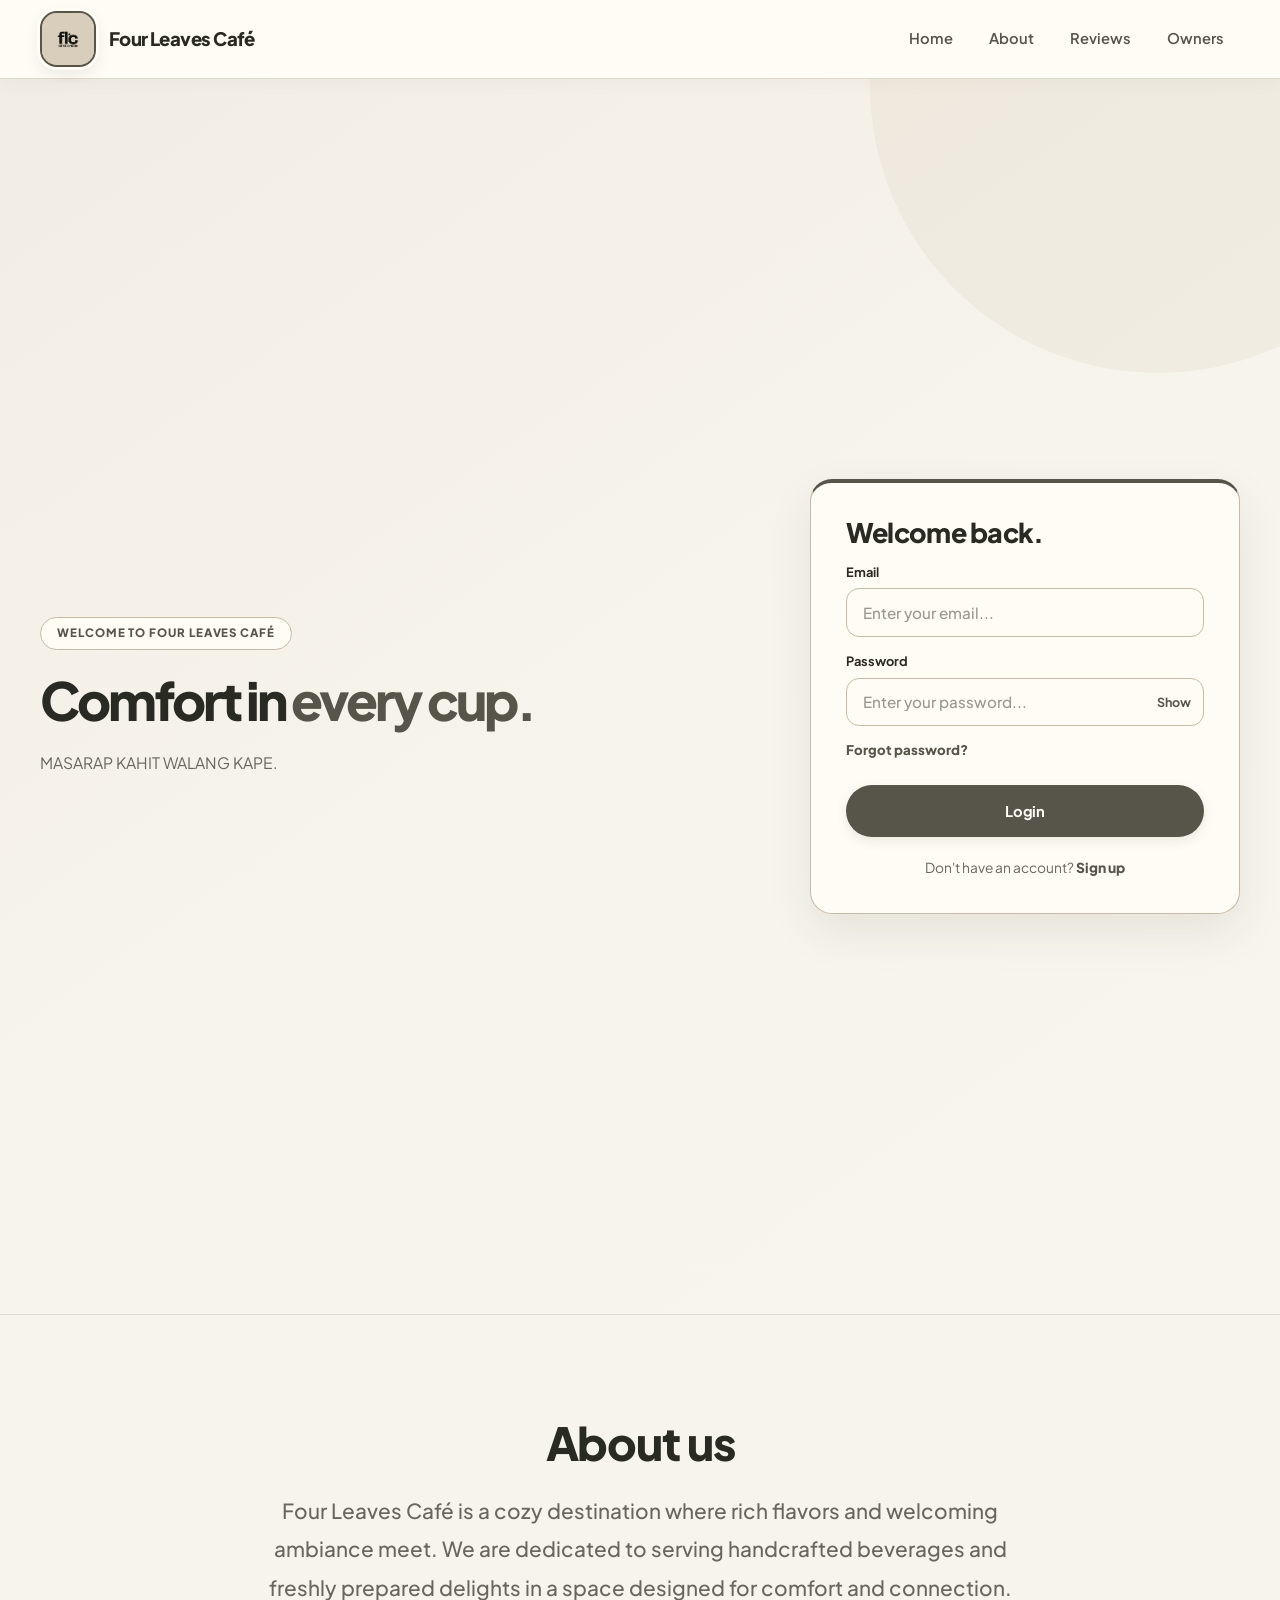
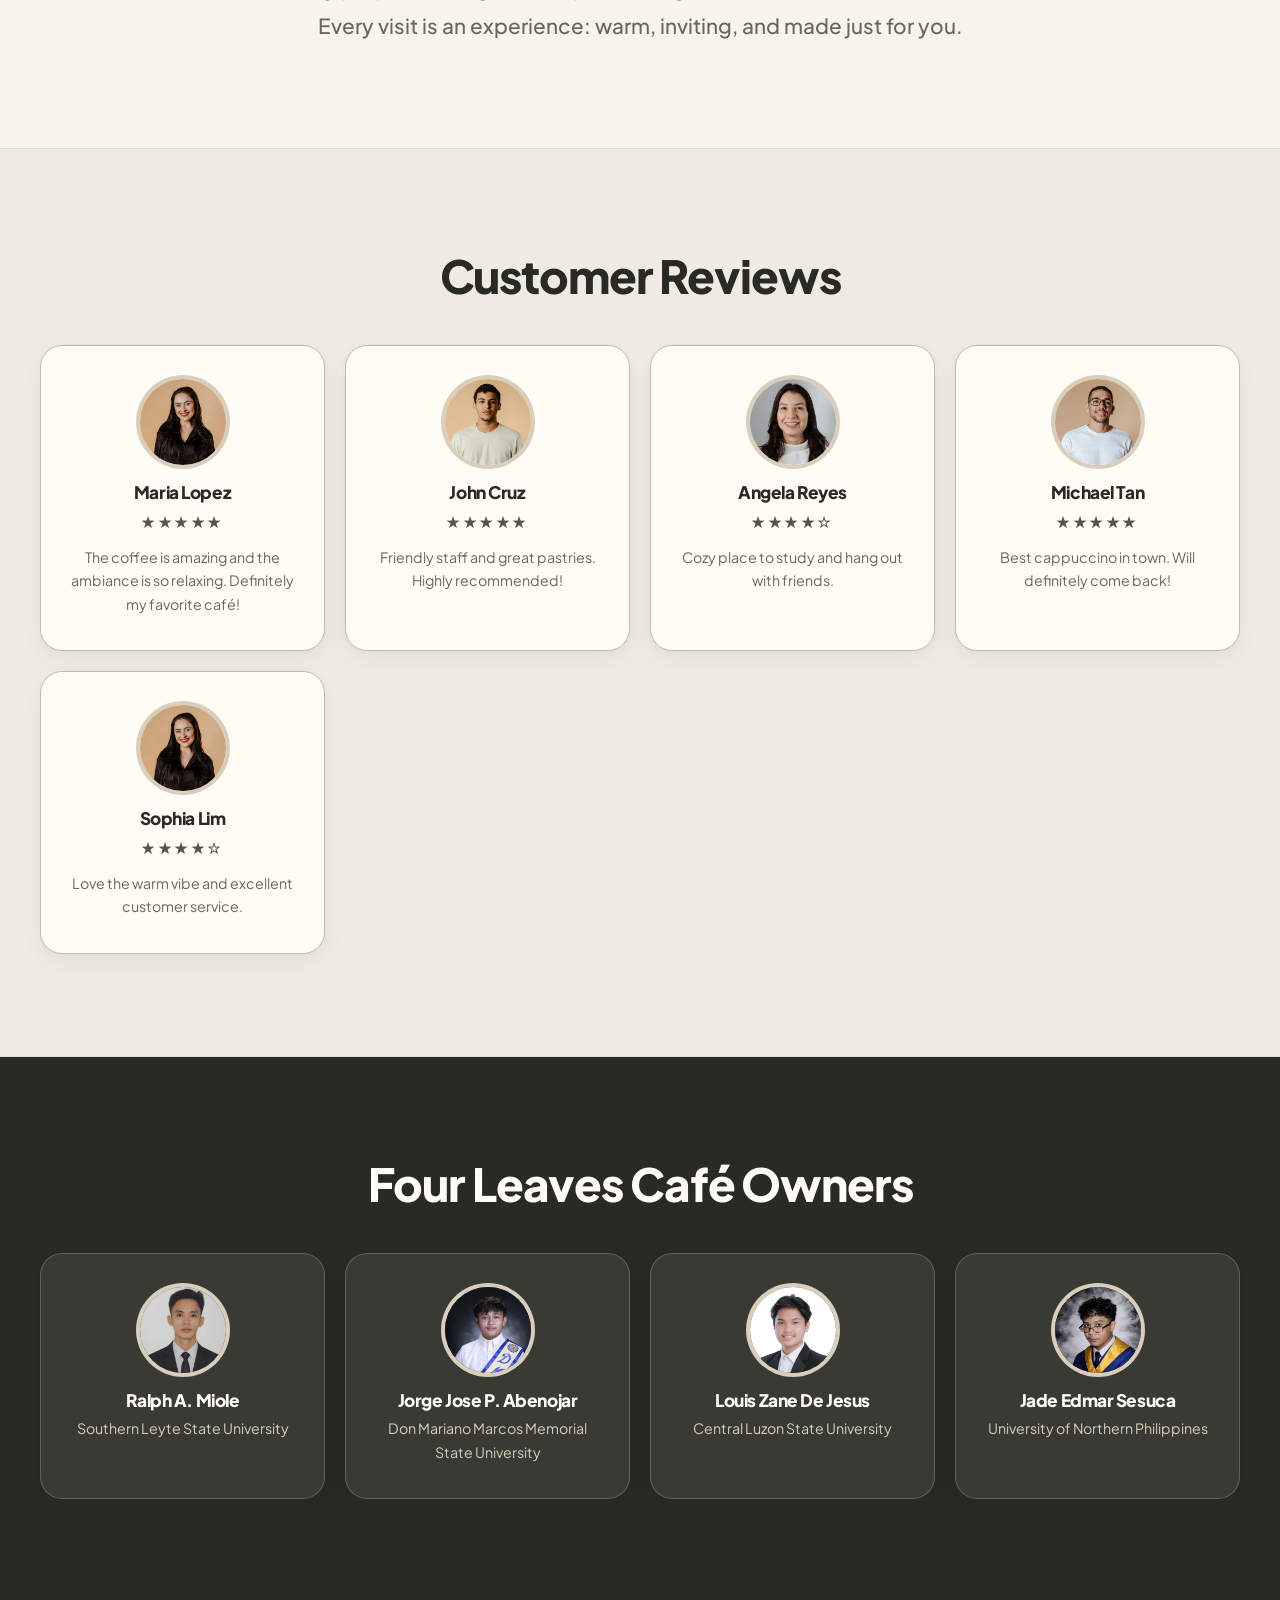
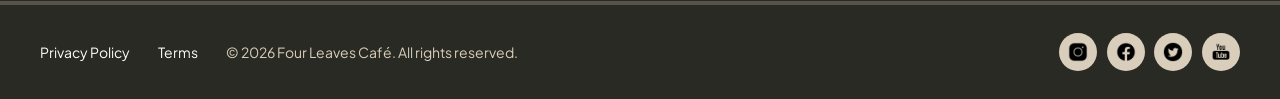
<file: index.html>
<!DOCTYPE html>
<html lang="en">
<head>
    <meta charset="UTF-8">
    <meta name="viewport" content="width=device-width, initial-scale=1.0">
    <link rel="icon" href="assets/images/brand/logo.webp" type="image/webp">
    <meta name="description" content="Four Leaves Café — handcrafted drinks, fresh pastries, and a cozy place to connect. Masarap kahit walang kape.">
    <title>Four Leaves Café | Home</title>
    <link rel="preconnect" href="https://fonts.googleapis.com">
    <link rel="preconnect" href="https://fonts.gstatic.com" crossorigin>
    <link href="https://fonts.googleapis.com/css2?family=Plus+Jakarta+Sans:wght@400;500;600;700;800&display=swap" rel="stylesheet">
    <link rel="stylesheet" href="css/base.css">
    <link rel="stylesheet" href="css/landing.css">
</head>
<body data-root="">
    <header class="site-header">
        <div class="container header-inner">
            <a class="brand" href="index.html" aria-label="Four Leaves Café home">
                <span class="brand-mark" aria-hidden="true">
                    <img class="brand-logo" src="assets/images/brand/logo.png" alt="" width="256" height="256" decoding="async">
                </span>
                <span class="brand-name">Four Leaves Café</span>
            </a>
            <button class="nav-toggle" type="button" aria-label="Toggle navigation" aria-controls="siteNav" aria-expanded="false">&#9776;</button>
            <nav class="site-nav" id="siteNav" aria-label="Main">
                <a href="#hero">Home</a>
                <a href="#about">About</a>
                <a href="#reviews">Reviews</a>
                <a href="#owners">Owners</a>
            </nav>
        </div>
    </header>

    <main>
        <section class="hero" id="hero">
            <div class="container hero-grid">
                <div class="hero-copy">
                    <span class="eyebrow">Welcome to Four Leaves Café</span>
                    <h1>Comfort in <span>every cup.</span></h1>
                    <p>MASARAP KAHIT WALANG KAPE.</p>
                </div>

                <div class="auth-card">
                    <form id="loginForm" novalidate>
                        <h2>Welcome back.</h2>
                        <label for="email">Email</label>
                        <input type="email" id="email" placeholder="Enter your email..." autocomplete="email">
                        <label for="loginPassword">Password</label>
                        <div class="password-field">
                            <input type="password" id="loginPassword" placeholder="Enter your password..." autocomplete="current-password" required>
                            <button type="button" class="toggle-password" data-target="loginPassword" aria-label="Show or hide password">Show</button>
                        </div>
                        <a href="#" class="forgot">Forgot password?</a>
                        <p id="message" class="message" role="alert"></p>
                        <button type="submit" class="btn btn-primary btn-block">Login</button>
                        <p class="auth-switch">Don't have an account? <a href="#" data-switch="signup">Sign up</a></p>
                    </form>

                    <form id="signUpForm" hidden novalidate>
                        <span class="auth-kicker">Join the café</span>
                        <h2>Make yourself at home.</h2>
                        <p class="auth-intro">Create an account and explore the menu.</p>
                        <label for="signUpName">Full Name</label>
                        <input type="text" id="signUpName" placeholder="Enter your full name..." autocomplete="name">
                        <label for="signUpEmail">Email</label>
                        <input type="email" id="signUpEmail" placeholder="Enter your email..." autocomplete="email">
                        <label for="signUpPassword">Password</label>
                        <div class="password-field">
                            <input type="password" id="signUpPassword" placeholder="Enter your password..." autocomplete="new-password" required>
                            <button type="button" class="toggle-password" data-target="signUpPassword" aria-label="Show or hide password">Show</button>
                        </div>
                        <label for="confirmPassword">Confirm Password</label>
                        <div class="password-field">
                            <input type="password" id="confirmPassword" placeholder="Confirm your password..." autocomplete="new-password" required>
                            <button type="button" class="toggle-password" data-target="confirmPassword" aria-label="Show or hide password">Show</button>
                        </div>
                        <p id="signUpMessage" class="message" role="alert"></p>
                        <button type="submit" class="btn btn-primary btn-block">Sign Up</button>
                        <p class="auth-switch">Already have an account? <a href="#" data-switch="login">Sign in</a></p>
                    </form>
                </div>
            </div>
        </section>

        <section class="section about" id="about">
            <div class="container">
                <h2>About us</h2>
                <p>Four Leaves Café is a cozy destination where rich flavors and welcoming ambiance meet. We are dedicated to serving handcrafted beverages and freshly prepared delights in a space designed for comfort and connection. Every visit is an experience: warm, inviting, and made just for you.</p>
            </div>
        </section>

        <section class="section section-alt" id="reviews">
            <div class="container">
                <h2>Customer Reviews</h2>
                <div class="card-grid">
                <article class="person-card">
                    <img src="assets/images/people/reviewer-1.webp" alt="Maria Lopez" loading="lazy">
                    <h3>Maria Lopez</h3>
                    <div class="stars" aria-label="5 out of 5 stars">★★★★★</div>
                    <p>The coffee is amazing and the ambiance is so relaxing. Definitely my favorite café!</p>
                </article>
                <article class="person-card">
                    <img src="assets/images/people/reviewer-2.webp" alt="John Cruz" loading="lazy">
                    <h3>John Cruz</h3>
                    <div class="stars" aria-label="5 out of 5 stars">★★★★★</div>
                    <p>Friendly staff and great pastries. Highly recommended!</p>
                </article>
                <article class="person-card">
                    <img src="assets/images/people/reviewer-3.webp" alt="Angela Reyes" loading="lazy">
                    <h3>Angela Reyes</h3>
                    <div class="stars" aria-label="4 out of 5 stars">★★★★☆</div>
                    <p>Cozy place to study and hang out with friends.</p>
                </article>
                <article class="person-card">
                    <img src="assets/images/people/reviewer-4.webp" alt="Michael Tan" loading="lazy">
                    <h3>Michael Tan</h3>
                    <div class="stars" aria-label="5 out of 5 stars">★★★★★</div>
                    <p>Best cappuccino in town. Will definitely come back!</p>
                </article>
                <article class="person-card">
                    <img src="assets/images/people/reviewer-5.webp" alt="Sophia Lim" loading="lazy">
                    <h3>Sophia Lim</h3>
                    <div class="stars" aria-label="4 out of 5 stars">★★★★☆</div>
                    <p>Love the warm vibe and excellent customer service.</p>
                </article>
                </div>
            </div>
        </section>

        <section class="section owners" id="owners">
            <div class="container">
                <h2>Four Leaves Café Owners</h2>
                <div class="card-grid">
                <article class="person-card">
                    <img src="assets/images/people/ralph.webp" alt="Ralph A. Miole" loading="lazy">
                    <h3>Ralph A. Miole</h3>
                    <p>Southern Leyte State University</p>
                </article>
                <article class="person-card">
                    <img src="assets/images/people/jorge.webp" alt="Jorge Jose P. Abenojar" loading="lazy">
                    <h3>Jorge Jose P. Abenojar</h3>
                    <p>Don Mariano Marcos Memorial State University</p>
                </article>
                <article class="person-card">
                    <img src="assets/images/people/louis.webp" alt="Louis Zane De Jesus" loading="lazy">
                    <h3>Louis Zane De Jesus</h3>
                    <p>Central Luzon State University</p>
                </article>
                <article class="person-card">
                    <img src="assets/images/people/jade.webp" alt="Jade Edmar Sesuca" loading="lazy">
                    <h3>Jade Edmar Sesuca</h3>
                    <p>University of Northern Philippines</p>
                </article>
                </div>
            </div>
        </section>
    </main>

    <footer class="site-footer">
        <div class="container footer-inner">
            <div class="footer-links">
                <a href="#">Privacy Policy</a>
                <a href="#">Terms</a>
                <span>&copy; 2026 Four Leaves Café. All rights reserved.</span>
            </div>
            <div class="socials"><a href="#" aria-label="Instagram"><img src="assets/images/icons/instagram.png" alt=""></a><a href="#" aria-label="Facebook"><img src="assets/images/icons/facebook.png" alt=""></a><a href="#" aria-label="Twitter"><img src="assets/images/icons/twitter.png" alt=""></a><a href="#" aria-label="Youtube"><img src="assets/images/icons/youtube.png" alt=""></a></div>
        </div>
    </footer>

    <script src="js/products.js"></script>
    <script src="js/common.js"></script>
    <script src="js/landing.js"></script>
</body>
</html>
</file>
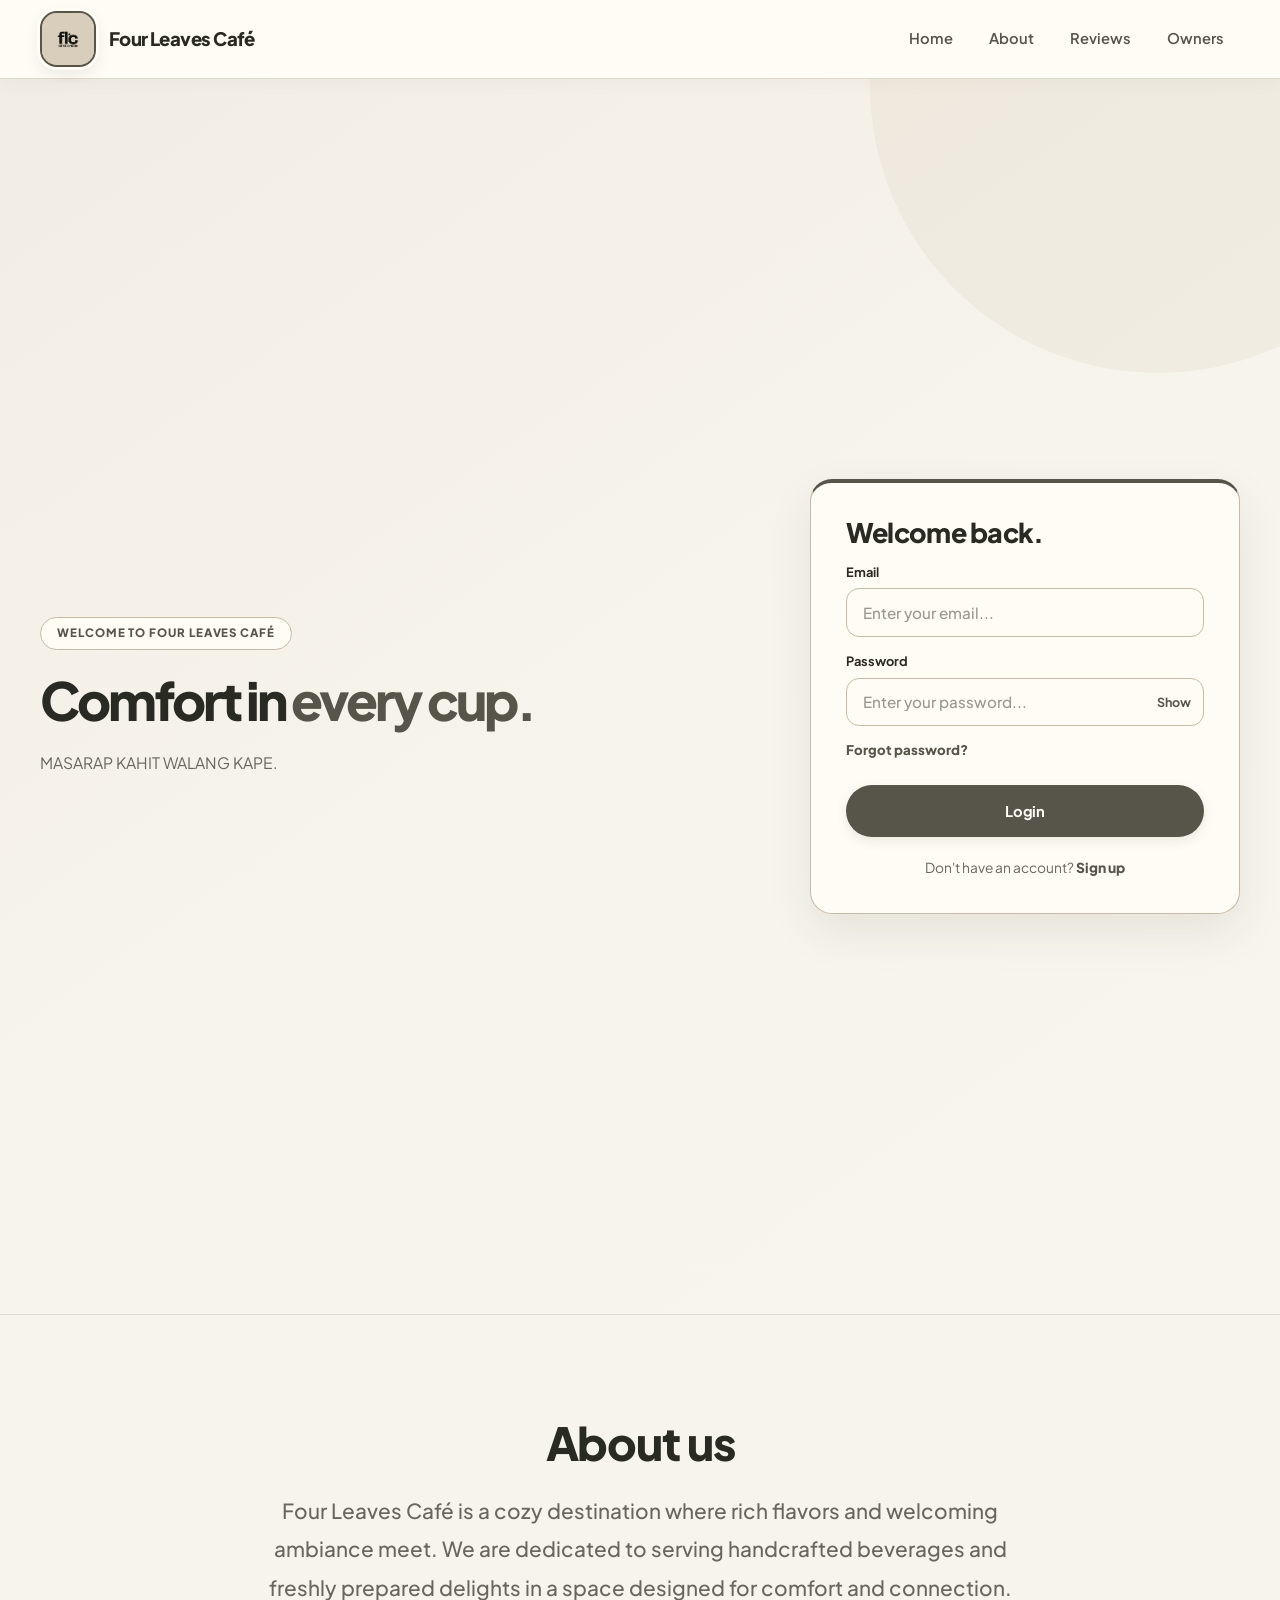
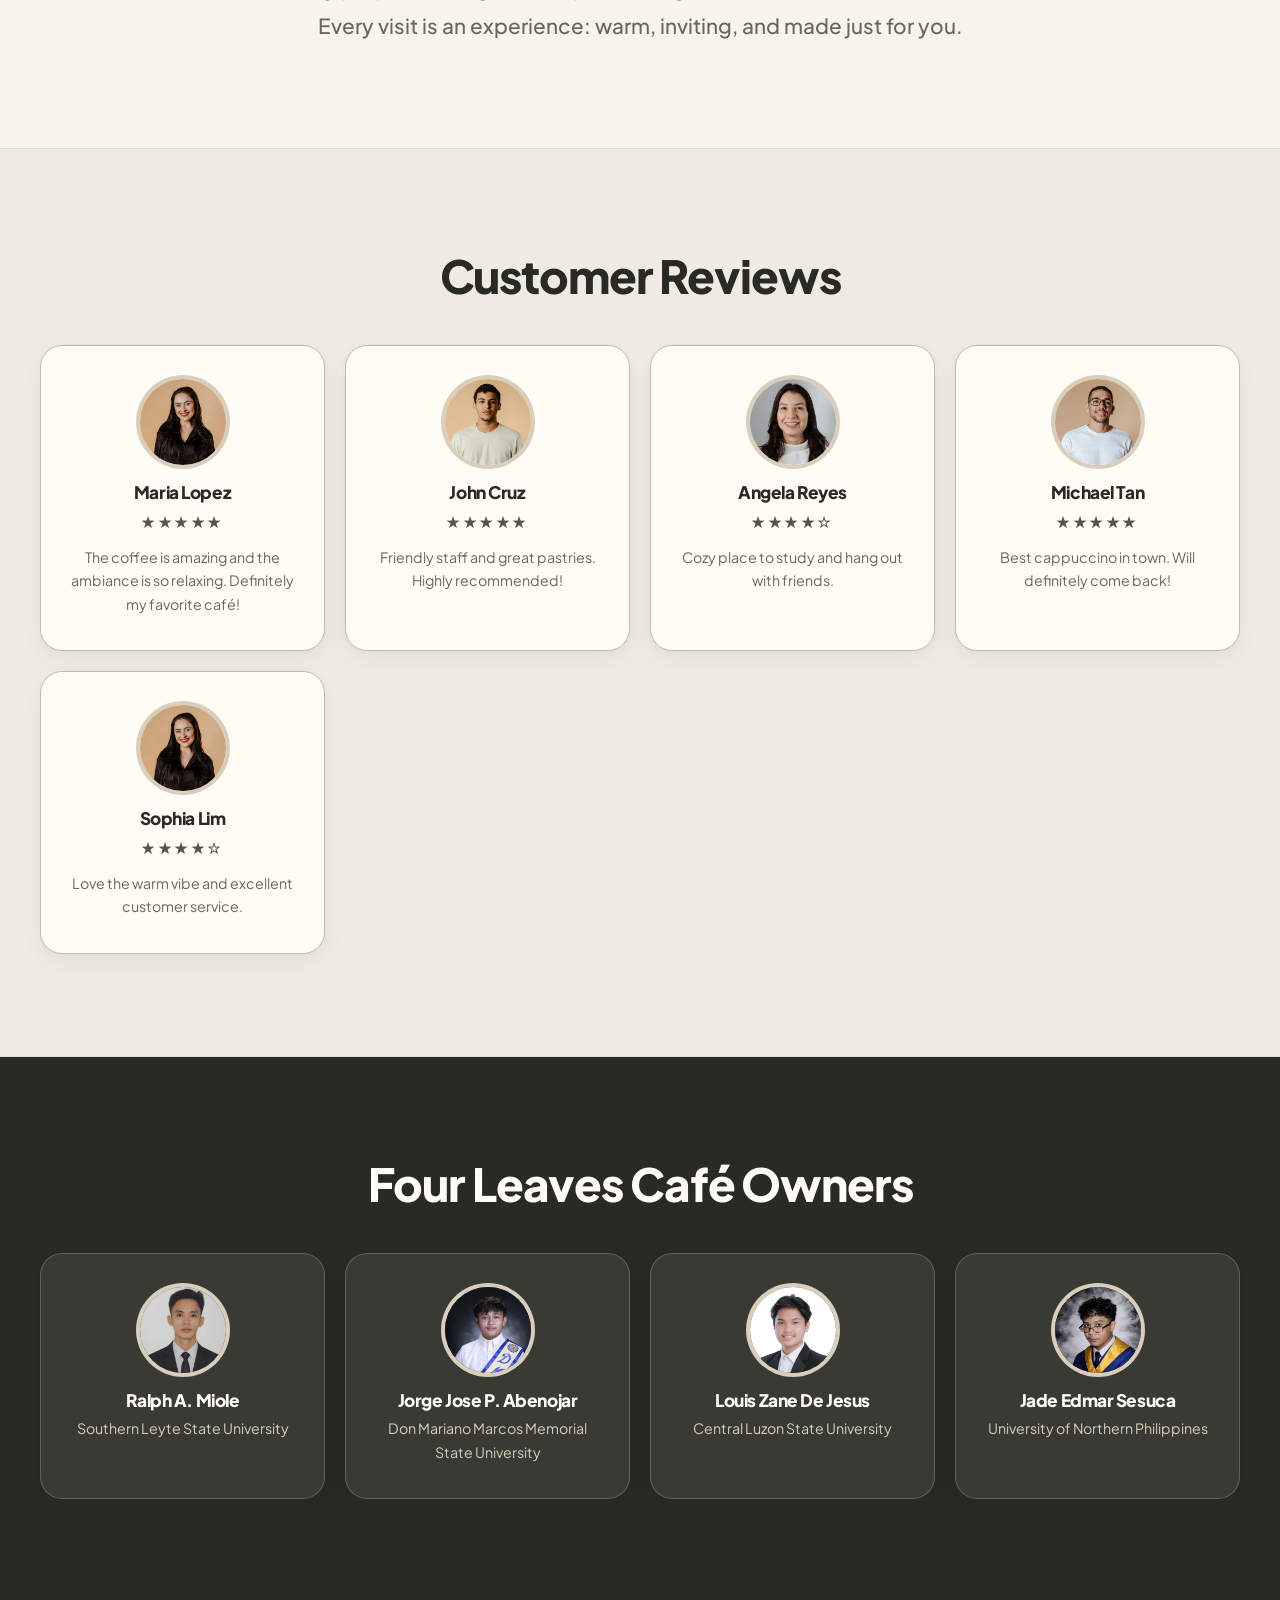
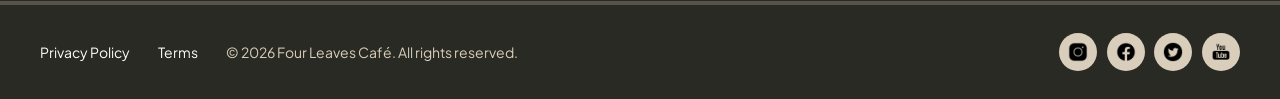
<file: pages/admin.html>
<!DOCTYPE html>
<html lang="en">
<head>
    <meta charset="UTF-8">
    <meta name="viewport" content="width=device-width, initial-scale=1.0">
    <link rel="icon" href="../assets/images/brand/logo.webp" type="image/webp">
    <title>F4 - Admin</title>
    <link rel="preconnect" href="https://fonts.googleapis.com">
    <link rel="preconnect" href="https://fonts.gstatic.com" crossorigin>
    <link href="https://fonts.googleapis.com/css2?family=Plus+Jakarta+Sans:wght@400;500;600;700;800&display=swap" rel="stylesheet">
    <link rel="stylesheet" href="../css/base.css">
    <link rel="stylesheet" href="../css/admin.css">
</head>
<body data-root="../" data-require="admin">
    <header class="site-header">
        <div class="container header-inner">
            <a class="brand" href="admin.html" aria-label="Four Leaves Café home">
                <span class="brand-mark" aria-hidden="true">
                    <img class="brand-logo" src="../assets/images/brand/logo.png" alt="" width="256" height="256" decoding="async">
                </span>
                <span class="brand-name">Four Leaves Café</span>
                <span class="badge">Admin</span>
            </a>
            <button class="nav-toggle" type="button" aria-label="Toggle navigation" aria-controls="siteNav" aria-expanded="false">&#9776;</button>
            <nav class="site-nav" id="siteNav" aria-label="Main">
                <a href="#products">Products</a>
                <a href="#orders">Orders</a>
                <a href="../index.html" data-logout>Logout</a>
            </nav>
        </div>
    </header>

    <main class="container">
        <div class="admin-head">
            <h1 class="page-title">Dashboard</h1>
            <p class="page-sub">Manage menu products and review customer orders.</p>
        </div>

        <section class="stats" aria-label="Summary">
            <div class="stat"><span>Menu items</span><strong id="statItems">0</strong></div>
            <div class="stat"><span>Orders</span><strong id="statOrders">0</strong></div>
            <div class="stat"><span>Revenue</span><strong id="statRevenue">₱0.00</strong></div>
        </section>

        <div class="admin-layout" id="products">
            <section class="admin-form panel">
                <h2>Add / Edit Product</h2>
                <form id="productForm">
                    <input type="hidden" id="editIndex">
                    <label for="name">Product Name</label>
                    <input type="text" id="name" required>
                    <label for="description">Description</label>
                    <textarea id="description" required></textarea>
                    <label for="price">Price (₱)</label>
                    <input type="number" id="price" min="0" step="0.01" required>
                    <label for="category">Category</label>
                    <select id="category">
                        <option value="espresso">Espresso</option>
                        <option value="latte">Latte</option>
                        <option value="coldbrew">Cold Brew</option>
                        <option value="pastries">Pastries</option>
                    </select>
                    <label for="image">Upload Image</label>
                    <input type="file" id="image" accept="image/*">
                    <button type="submit" class="btn btn-primary btn-block">Save Product</button>
                </form>
            </section>

            <section class="admin-products">
                <h2>Existing Products</h2>
                <p class="admin-note">Products added here show up on the customer menu.</p>
                <div id="productList"></div>
            </section>
        </div>

        <section class="admin-orders" id="orders">
            <h2>Orders (<span id="orderCount">0</span>)</h2>
            <div class="table-wrap">
                <table>
                    <thead><tr><th>Order</th><th>Date</th><th>Customer</th><th>Items</th><th>Total</th><th></th></tr></thead>
                    <tbody id="orderRows"></tbody>
                </table>
            </div>
        </section>
    </main>

    <footer class="site-footer">
        <div class="container footer-inner">
            <div class="footer-links">
                <a href="#">Privacy Policy</a>
                <a href="#">Terms</a>
                <span>&copy; 2026 Four Leaves Café. All rights reserved.</span>
            </div>
            <div class="socials"><a href="#" aria-label="Instagram"><img src="../assets/images/icons/instagram.png" alt=""></a><a href="#" aria-label="Facebook"><img src="../assets/images/icons/facebook.png" alt=""></a><a href="#" aria-label="Twitter"><img src="../assets/images/icons/twitter.png" alt=""></a><a href="#" aria-label="Youtube"><img src="../assets/images/icons/youtube.png" alt=""></a></div>
        </div>
    </footer>

    <div class="modal" id="confirmModal" role="dialog" aria-modal="true" aria-labelledby="confirmText">
        <div class="modal-content">
            <p id="confirmText">Are you sure you want to delete this product?</p>
            <div class="modal-actions">
                <button type="button" id="confirmNo" class="btn btn-outline">Cancel</button>
                <button type="button" id="confirmYes" class="btn btn-danger">Delete</button>
            </div>
        </div>
    </div>

    <div class="modal" id="orderModal" role="dialog" aria-modal="true">
        <div class="modal-content order-detail">
            <button type="button" class="close-modal" id="closeOrderModal" aria-label="Close">&times;</button>
            <div id="orderDetail"></div>
        </div>
    </div>

    <script src="../js/products.js"></script>
    <script src="../js/common.js"></script>
    <script src="../js/admin.js"></script>
</body>
</html>
</file>
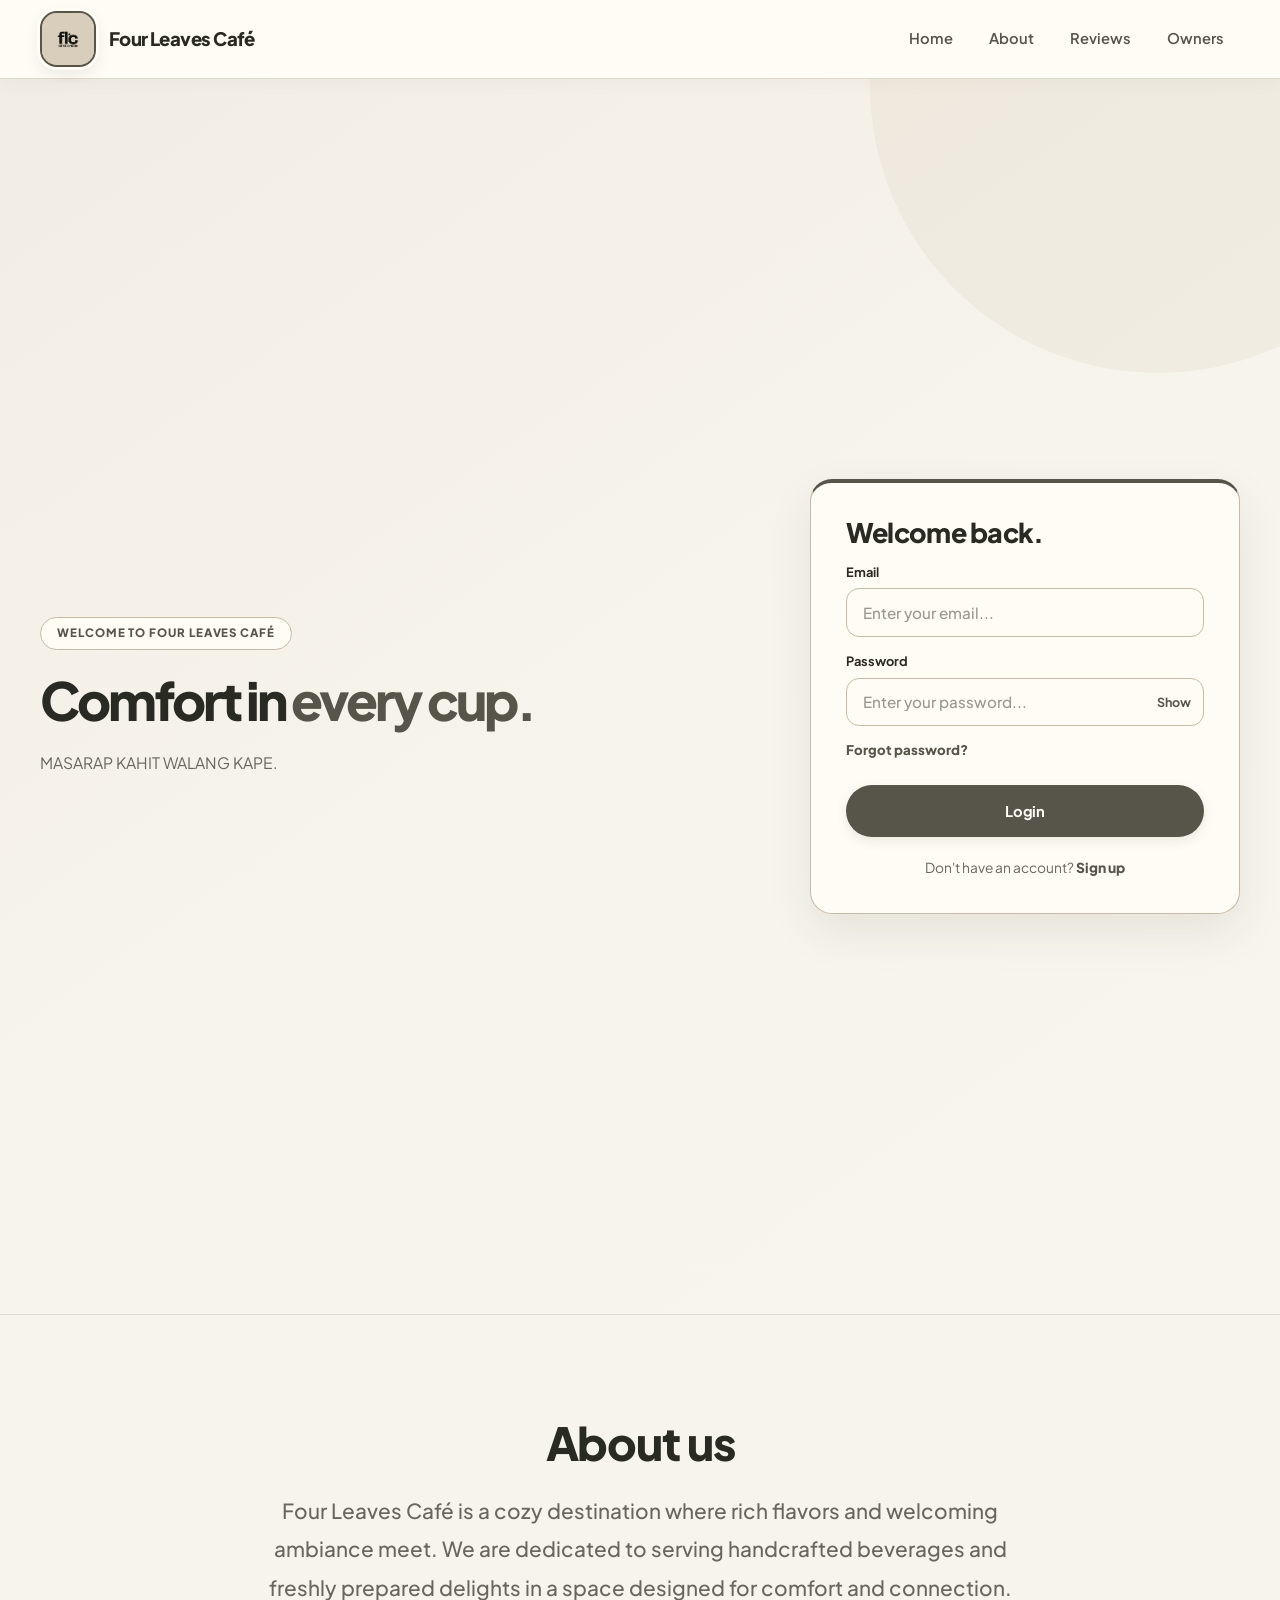
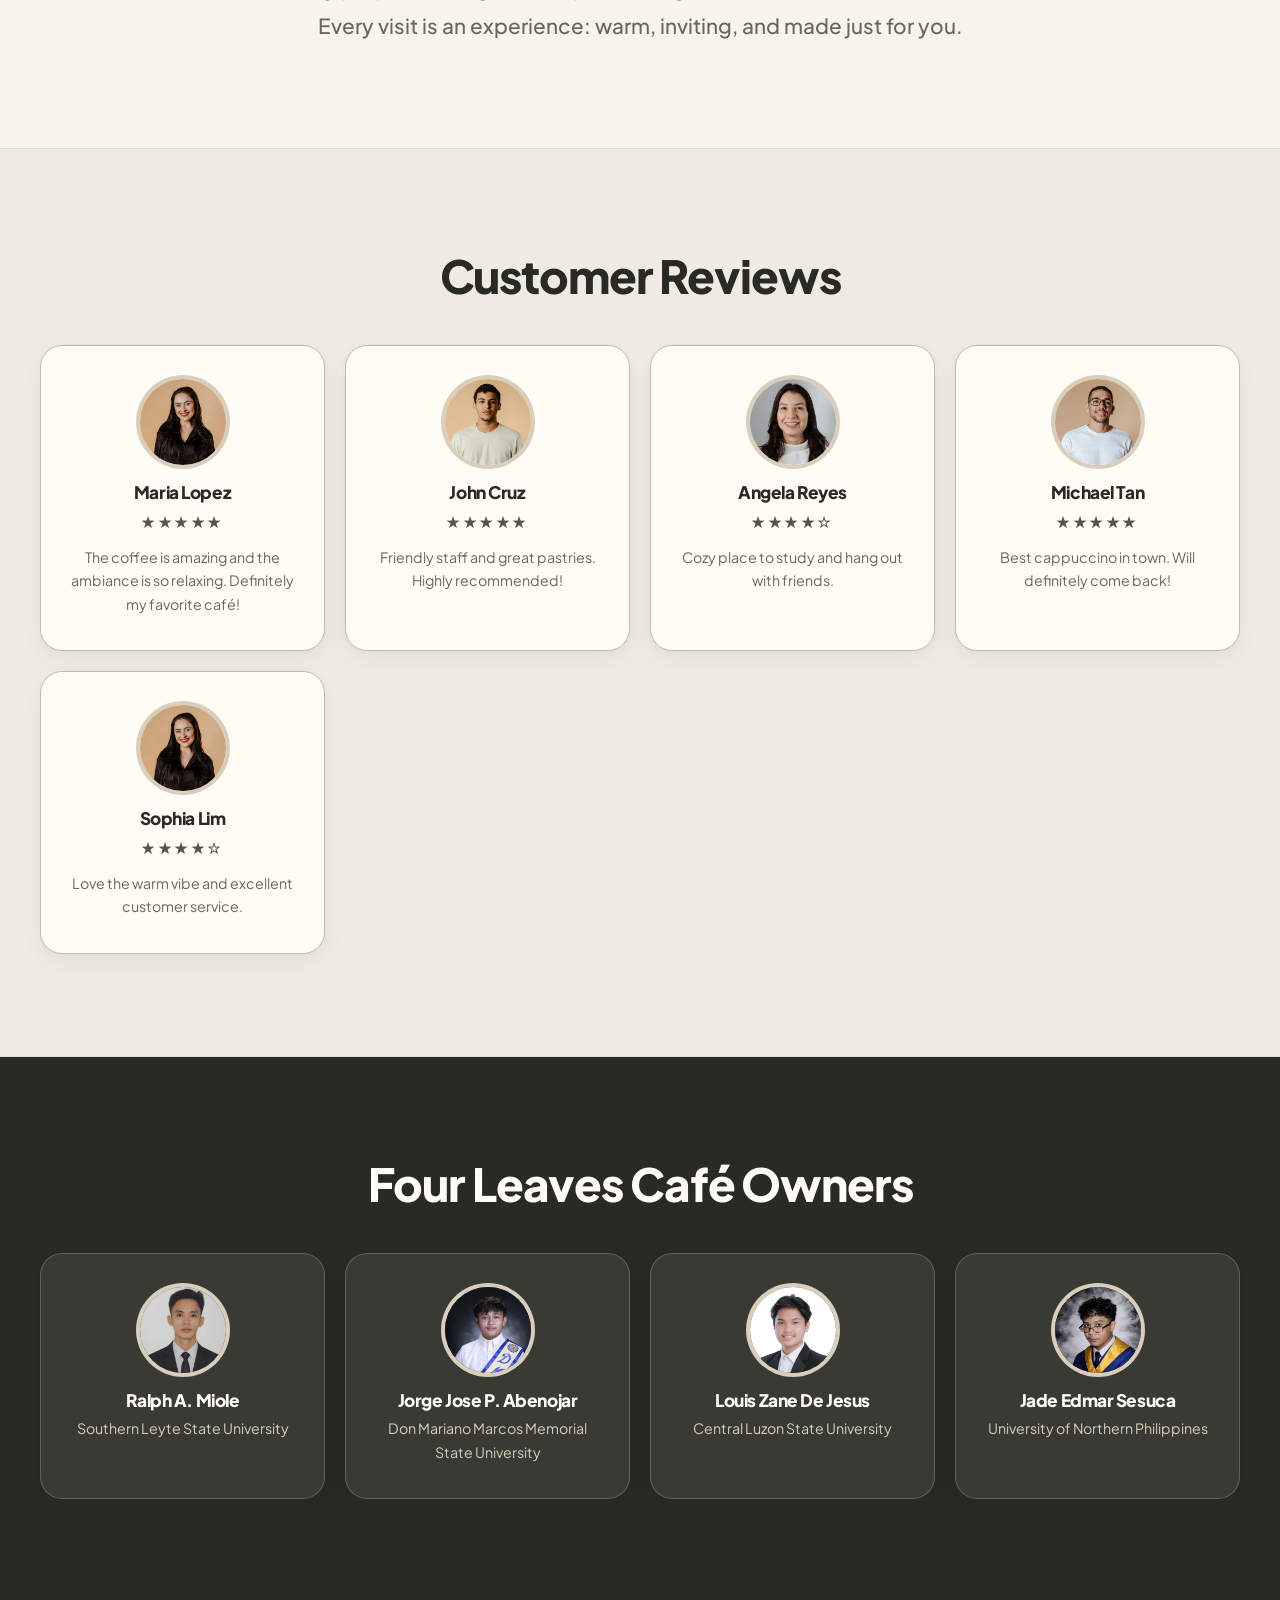
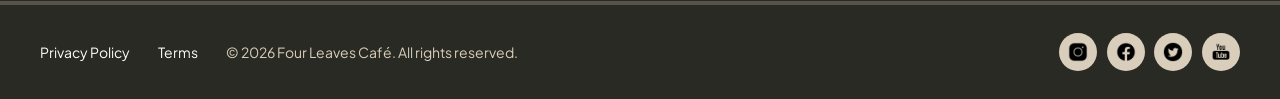
<file: pages/checkout.html>
<!DOCTYPE html>
<html lang="en">
<head>
    <meta charset="UTF-8">
    <meta name="viewport" content="width=device-width, initial-scale=1.0">
    <link rel="icon" href="../assets/images/brand/logo.webp" type="image/webp">
    <title>F4 - Checkout</title>
    <link rel="preconnect" href="https://fonts.googleapis.com">
    <link rel="preconnect" href="https://fonts.gstatic.com" crossorigin>
    <link href="https://fonts.googleapis.com/css2?family=Plus+Jakarta+Sans:wght@400;500;600;700;800&display=swap" rel="stylesheet">
    <link rel="stylesheet" href="../css/base.css">
    <link rel="stylesheet" href="../css/checkout.css">
</head>
<body data-root="../" data-require="user">
    <header class="site-header">
        <div class="container header-inner">
            <a class="brand" href="../index.html" aria-label="Four Leaves Café home">
                <span class="brand-mark" aria-hidden="true">
                    <img class="brand-logo" src="../assets/images/brand/logo.png" alt="" width="256" height="256" decoding="async">
                </span>
                <span class="brand-name">Four Leaves Café</span>
            </a>
            <button class="nav-toggle" type="button" aria-label="Toggle navigation" aria-controls="siteNav" aria-expanded="false">&#9776;</button>
            <nav class="site-nav" id="siteNav" aria-label="Main">
                <a href="menu.html">Menu</a>
                <a href="orders.html">My Orders</a>
                <a href="checkout.html" aria-current="page">Cart<span class="cart-count" data-cart-count>0</span></a>
                <a href="../index.html" data-logout>Logout</a>
            </nav>
        </div>
    </header>

    <main class="container">
        <div class="page-head"><h1 class="page-title">Checkout</h1></div>
        <div class="checkout-layout">
            <section class="cart-section" aria-labelledby="cartTitle">
                <h2 id="cartTitle">Your Cart</h2>
                <div id="checkoutCart"></div>
            </section>

            <section class="checkout-section">
                <form id="checkoutForm" novalidate>
                    <h2>Shipping Information</h2>
                    <div class="form-row">
                        <input type="text" id="shipFirst" placeholder="First Name" aria-label="First name" autocomplete="given-name" required>
                        <input type="text" id="shipLast" placeholder="Last Name" aria-label="Last name" autocomplete="family-name" required>
                    </div>
                    <input type="text" id="shipAddress1" placeholder="Address Line 1" aria-label="Address line 1" autocomplete="address-line1" required>
                    <div class="form-row">
                        <input type="text" id="shipCity" placeholder="City" aria-label="City" required>
                        <input type="text" id="shipProvince" placeholder="Province" aria-label="Province" required>
                        <input type="text" id="shipZip" placeholder="ZIP Code" aria-label="ZIP code" inputmode="numeric" required>
                    </div>
                    <div class="same-billing">
                        <input type="checkbox" id="sameBilling">
                        <label for="sameBilling">Same as Shipping for Billing</label>
                    </div>

                    <h2>Billing Information</h2>
                    <div class="form-row">
                        <input type="text" id="billFirst" placeholder="First Name" aria-label="First name" autocomplete="given-name" required>
                        <input type="text" id="billLast" placeholder="Last Name" aria-label="Last name" autocomplete="family-name" required>
                    </div>
                    <input type="text" id="billAddress1" placeholder="Address Line 1" aria-label="Address line 1" autocomplete="address-line1" required>
                    <div class="form-row">
                        <input type="text" id="billCity" placeholder="City" aria-label="City" required>
                        <input type="text" id="billProvince" placeholder="Province" aria-label="Province" required>
                        <input type="text" id="billZip" placeholder="ZIP Code" aria-label="ZIP code" inputmode="numeric" required>
                    </div>
                    <div class="order-summary">
                        <h3>Order Summary</h3>
                        <p><span>Items</span><span>₱<span id="itemsTotal">0.00</span></span></p>
                        <p><span>Shipping Fee</span><span>₱<span id="shippingFee">0.00</span></span></p>
                        <hr>
                        <h4>Total Amount: ₱<span id="grandTotal">0.00</span></h4>
                    </div>
                    <button type="button" class="btn btn-primary btn-block" id="openModal">Proceed to Checkout</button>
                </form>
            </section>
        </div>
    </main>

    <footer class="site-footer">
        <div class="container footer-inner">
            <div class="footer-links">
                <a href="#">Privacy Policy</a>
                <a href="#">Terms</a>
                <span>&copy; 2026 Four Leaves Café. All rights reserved.</span>
            </div>
            <div class="socials"><a href="#" aria-label="Instagram"><img src="../assets/images/icons/instagram.png" alt=""></a><a href="#" aria-label="Facebook"><img src="../assets/images/icons/facebook.png" alt=""></a><a href="#" aria-label="Twitter"><img src="../assets/images/icons/twitter.png" alt=""></a><a href="#" aria-label="Youtube"><img src="../assets/images/icons/youtube.png" alt=""></a></div>
        </div>
    </footer>

    <div class="modal" id="paymentModal" role="dialog" aria-modal="true" aria-labelledby="payTitle">
        <form class="modal-content" id="paymentForm">
            <button type="button" class="close-modal" id="closeModal" aria-label="Close">&times;</button>
            <h2 id="payTitle">Payment Details</h2>
            <div class="card-logos" aria-label="Accepted cards"><span>VISA</span><span>BDO</span><span>LANDBANK</span></div>
            <input type="text" placeholder="Card Name" aria-label="Card name" autocomplete="cc-name" required>
            <input type="text" placeholder="Card Number" aria-label="Card number" inputmode="numeric" maxlength="19" autocomplete="cc-number" required>
            <div class="modal-form-row">
                <input type="text" placeholder="MM/YY" aria-label="Expiry" maxlength="5" autocomplete="cc-exp" required>
                <input type="text" placeholder="CVC" aria-label="CVC" inputmode="numeric" maxlength="4" autocomplete="cc-csc" required>
            </div>
            <button type="submit" class="btn btn-primary btn-block">Confirm Payment</button>
        </form>
    </div>

    <script src="../js/products.js"></script>
    <script src="../js/common.js"></script>
    <script src="../js/checkout.js"></script>
</body>
</html>
</file>
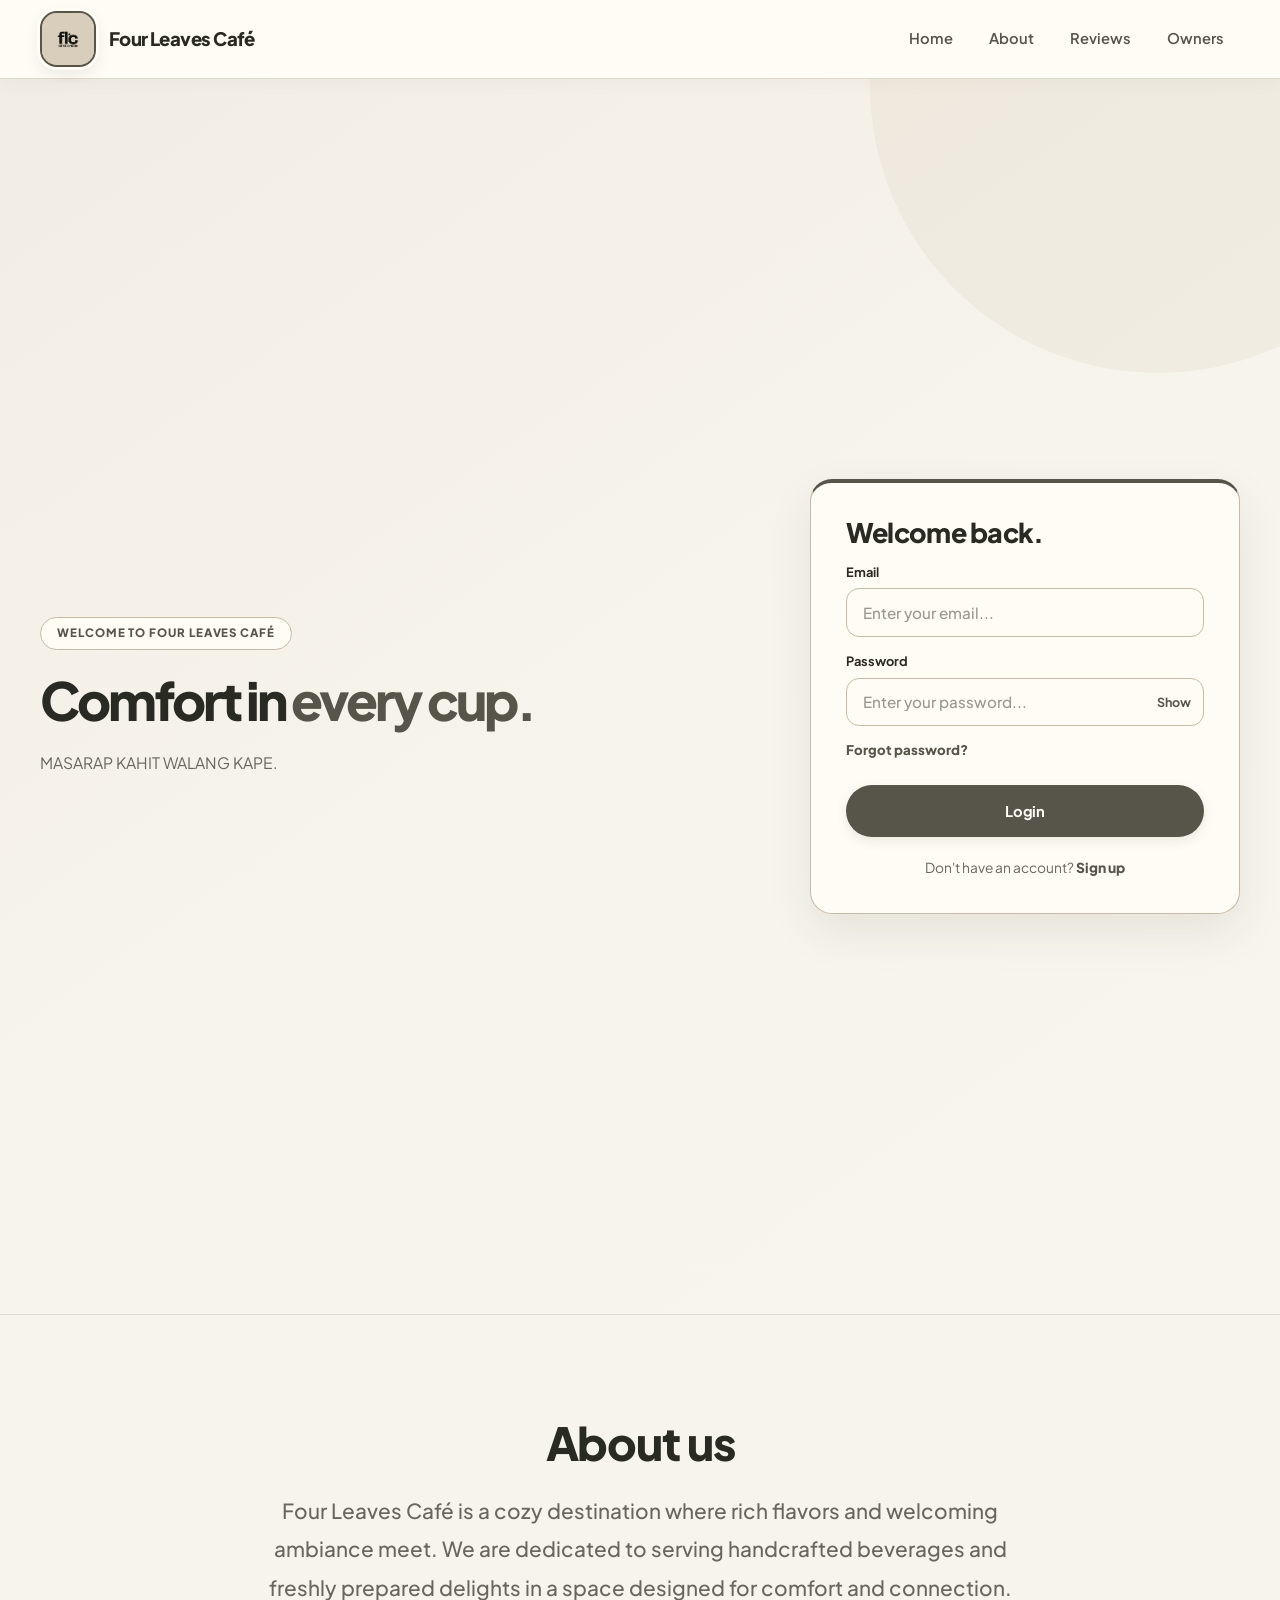
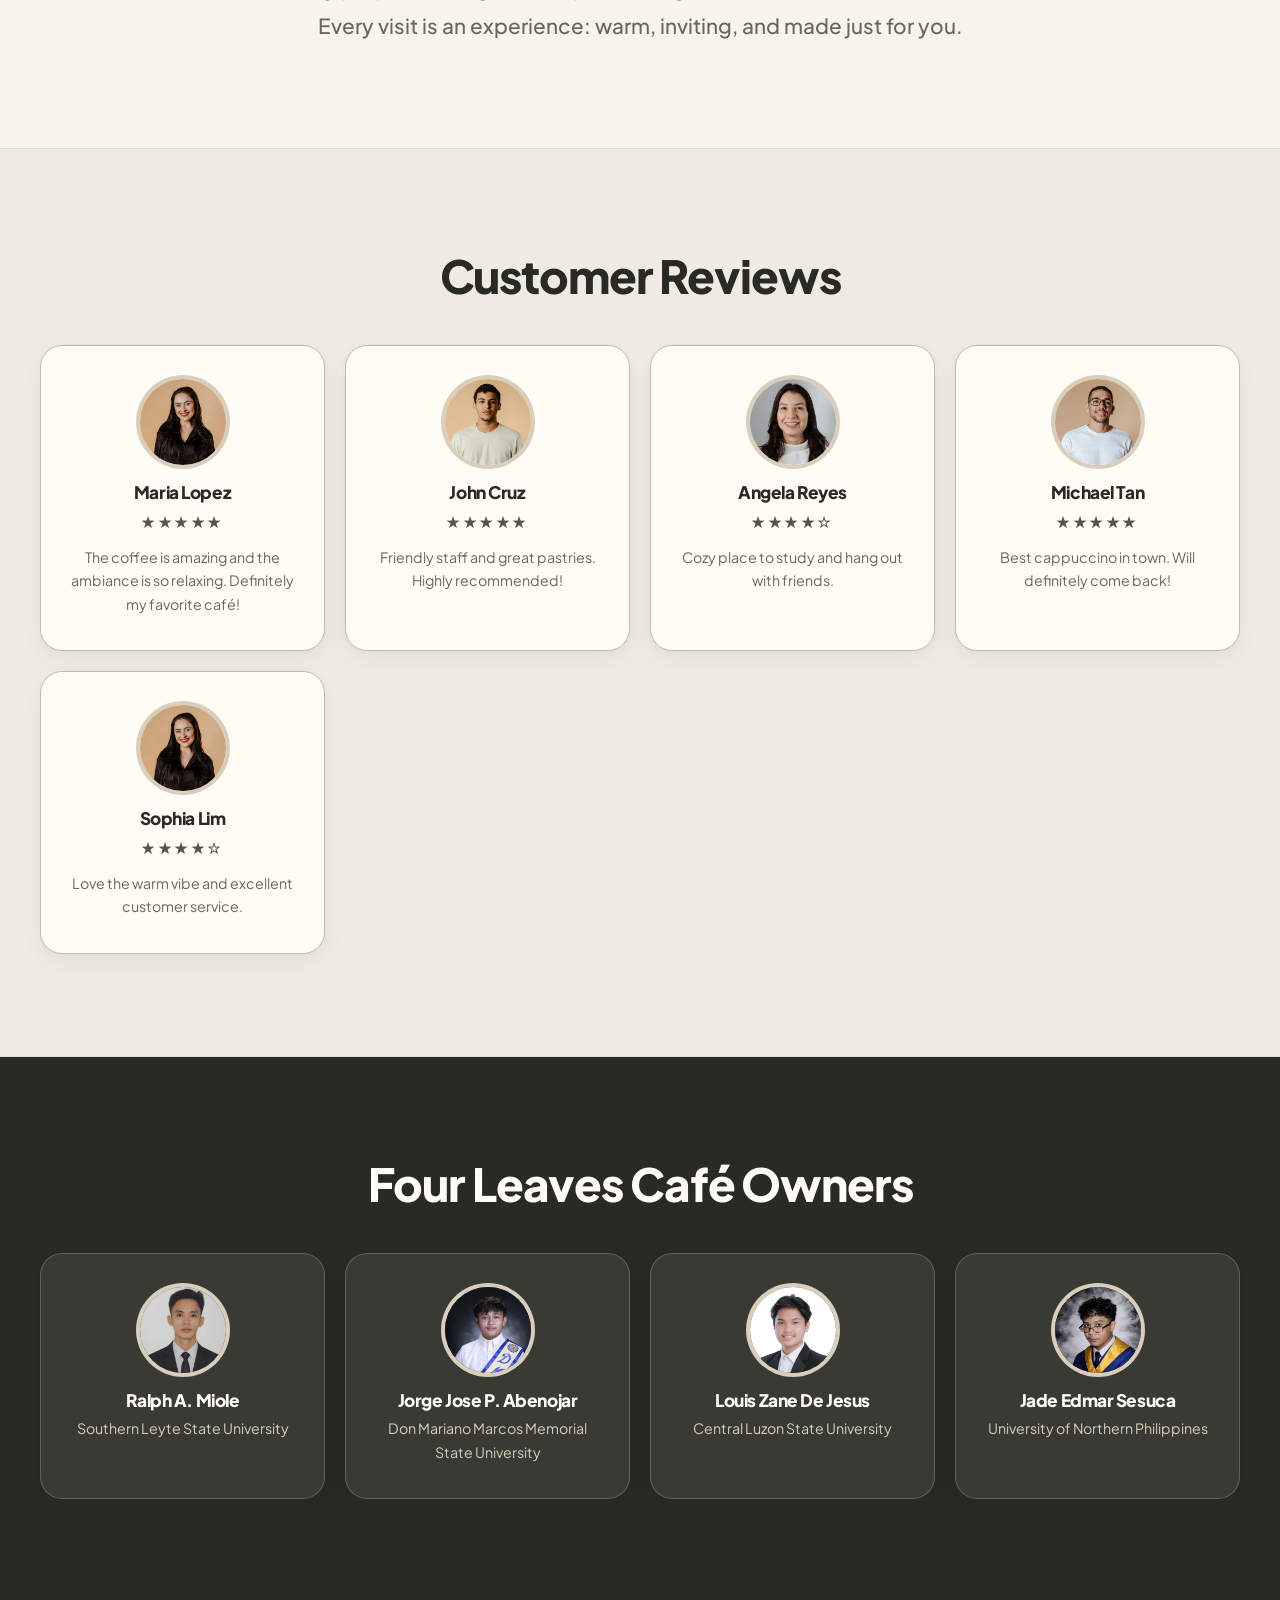
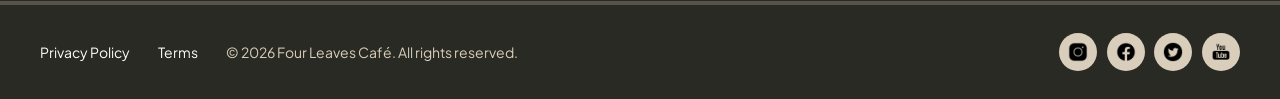
<file: pages/item.html>
<!DOCTYPE html>
<html lang="en">
<head>
    <meta charset="UTF-8">
    <meta name="viewport" content="width=device-width, initial-scale=1.0">
    <link rel="icon" href="../assets/images/brand/logo.webp" type="image/webp">
    <title>F4 - Item</title>
    <link rel="preconnect" href="https://fonts.googleapis.com">
    <link rel="preconnect" href="https://fonts.gstatic.com" crossorigin>
    <link href="https://fonts.googleapis.com/css2?family=Plus+Jakarta+Sans:wght@400;500;600;700;800&display=swap" rel="stylesheet">
    <link rel="stylesheet" href="../css/base.css">
    <link rel="stylesheet" href="../css/item.css">
</head>
<body data-root="../" data-require="user">
    <header class="site-header">
        <div class="container header-inner">
            <a class="brand" href="../index.html" aria-label="Four Leaves Café home">
                <span class="brand-mark" aria-hidden="true">
                    <img class="brand-logo" src="../assets/images/brand/logo.png" alt="" width="256" height="256" decoding="async">
                </span>
                <span class="brand-name">Four Leaves Café</span>
            </a>
            <button class="nav-toggle" type="button" aria-label="Toggle navigation" aria-controls="siteNav" aria-expanded="false">&#9776;</button>
            <nav class="site-nav" id="siteNav" aria-label="Main">
                <a href="menu.html">Menu</a>
                <a href="orders.html">My Orders</a>
                <a href="checkout.html">Cart<span class="cart-count" data-cart-count>0</span></a>
                <a href="../index.html" data-logout>Logout</a>
            </nav>
        </div>
    </header>

    <main>
        <div class="container">
            <a href="menu.html" class="back-link">&larr; Back to menu</a>

            <section class="product-detail" id="productDetail">
                <div class="product-image"><img id="productImg" src="../assets/images/brand/logo.webp" alt=""></div>
                <div class="product-info">
                    <h1 id="productName"></h1>
                    <p class="rating">&#9733;&#9733;&#9733;&#9733;&#9734; 4.0 &middot; 36 ratings</p>
                    <span class="price-badge" id="productPrice">₱0.00</span>
                    <p class="description" id="productDesc"></p>
                    <div class="purchase-row">
                        <div>
                            <label for="qtyInput">Quantity</label>
                            <div class="qty-control">
                                <button type="button" id="qtyDown" aria-label="Decrease quantity">&#8722;</button>
                                <input type="text" id="qtyInput" value="1" inputmode="numeric">
                                <button type="button" id="qtyUp" aria-label="Increase quantity">&#43;</button>
                            </div>
                        </div>
                        <div>
                            <label>Total Amount</label>
                            <span id="totalAmount">₱0.00</span>
                        </div>
                        <button type="button" class="btn btn-primary" id="addToCartBtn">Add to Cart</button>
                    </div>
                </div>
            </section>

            <section class="similar" id="similarSection">
                <h2>Similar Products</h2>
                <div class="similar-grid" id="similarProductsGrid"></div>
            </section>
        </div>
    </main>

    <footer class="site-footer">
        <div class="container footer-inner">
            <div class="footer-links">
                <a href="#">Privacy Policy</a>
                <a href="#">Terms</a>
                <span>&copy; 2026 Four Leaves Café. All rights reserved.</span>
            </div>
            <div class="socials"><a href="#" aria-label="Instagram"><img src="../assets/images/icons/instagram.png" alt=""></a><a href="#" aria-label="Facebook"><img src="../assets/images/icons/facebook.png" alt=""></a><a href="#" aria-label="Twitter"><img src="../assets/images/icons/twitter.png" alt=""></a><a href="#" aria-label="Youtube"><img src="../assets/images/icons/youtube.png" alt=""></a></div>
        </div>
    </footer>

    <script src="../js/products.js"></script>
    <script src="../js/common.js"></script>
    <script src="../js/item.js"></script>
</body>
</html>
</file>
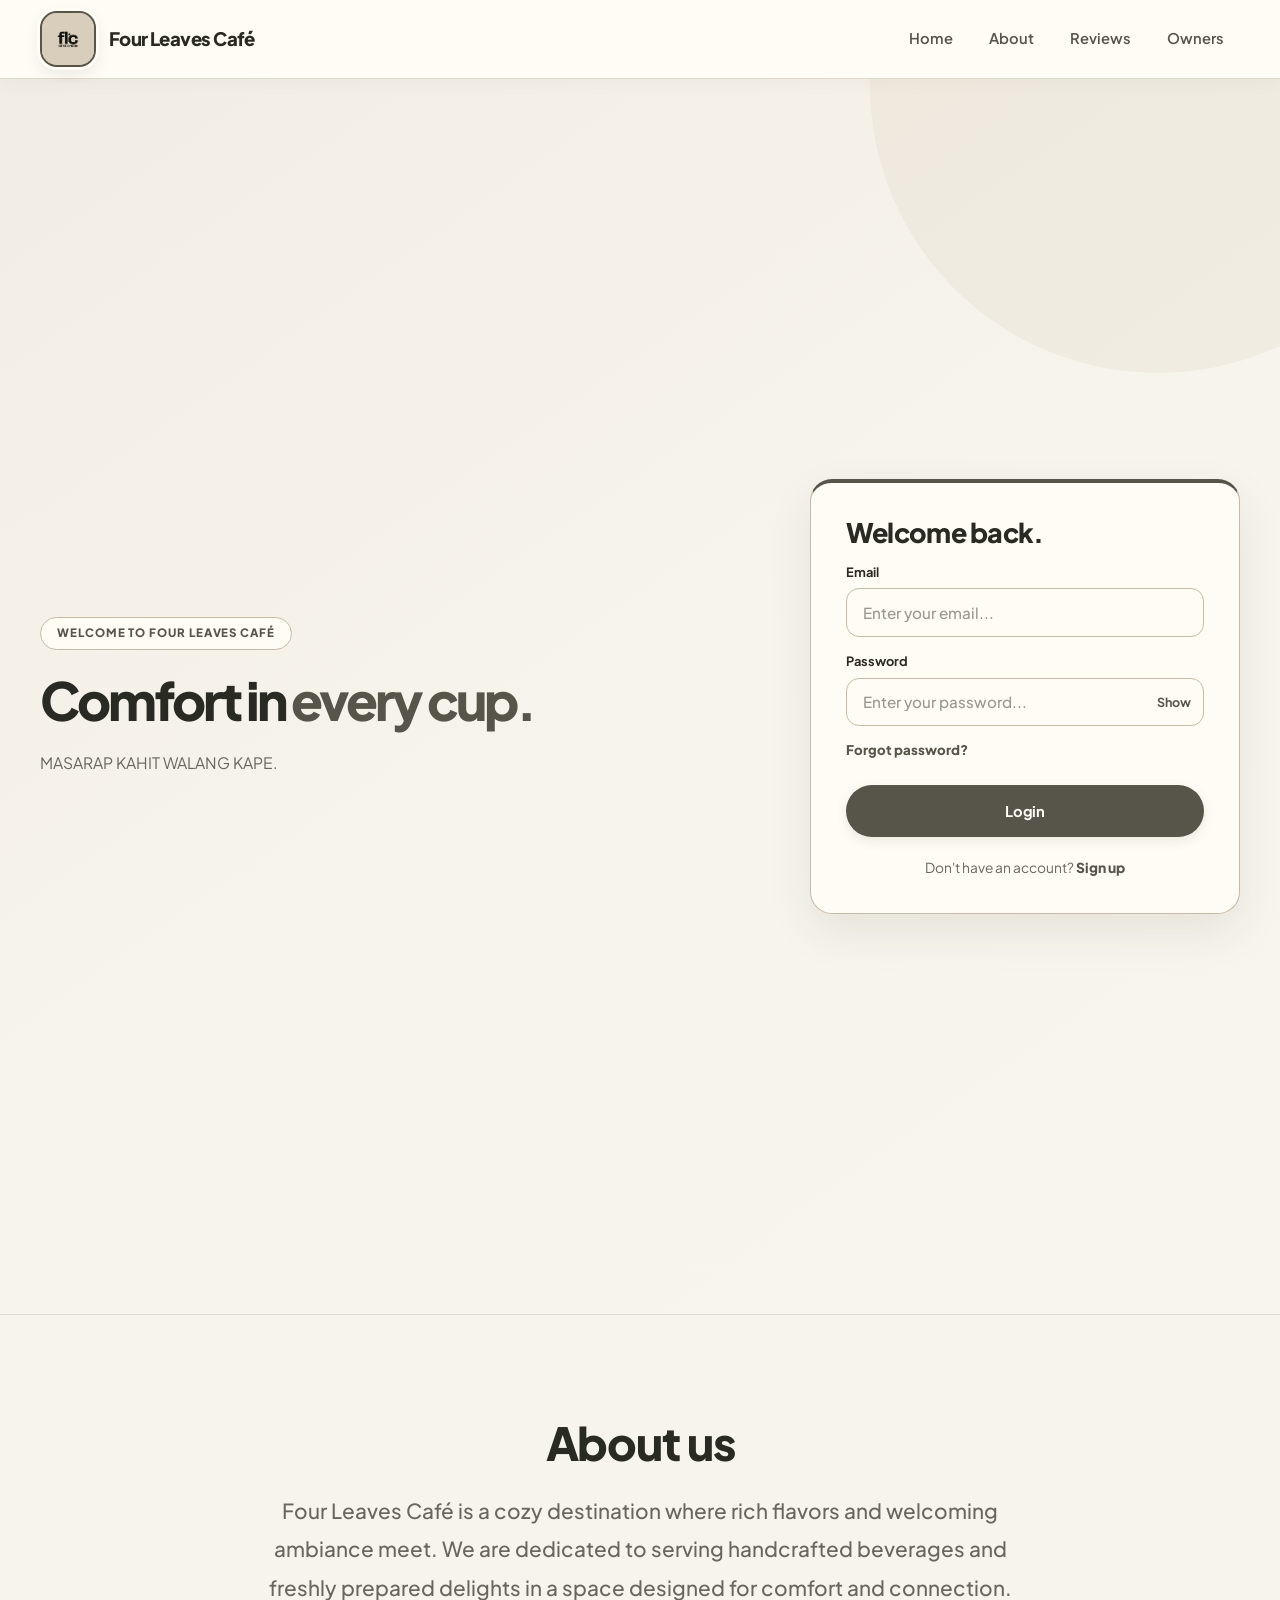
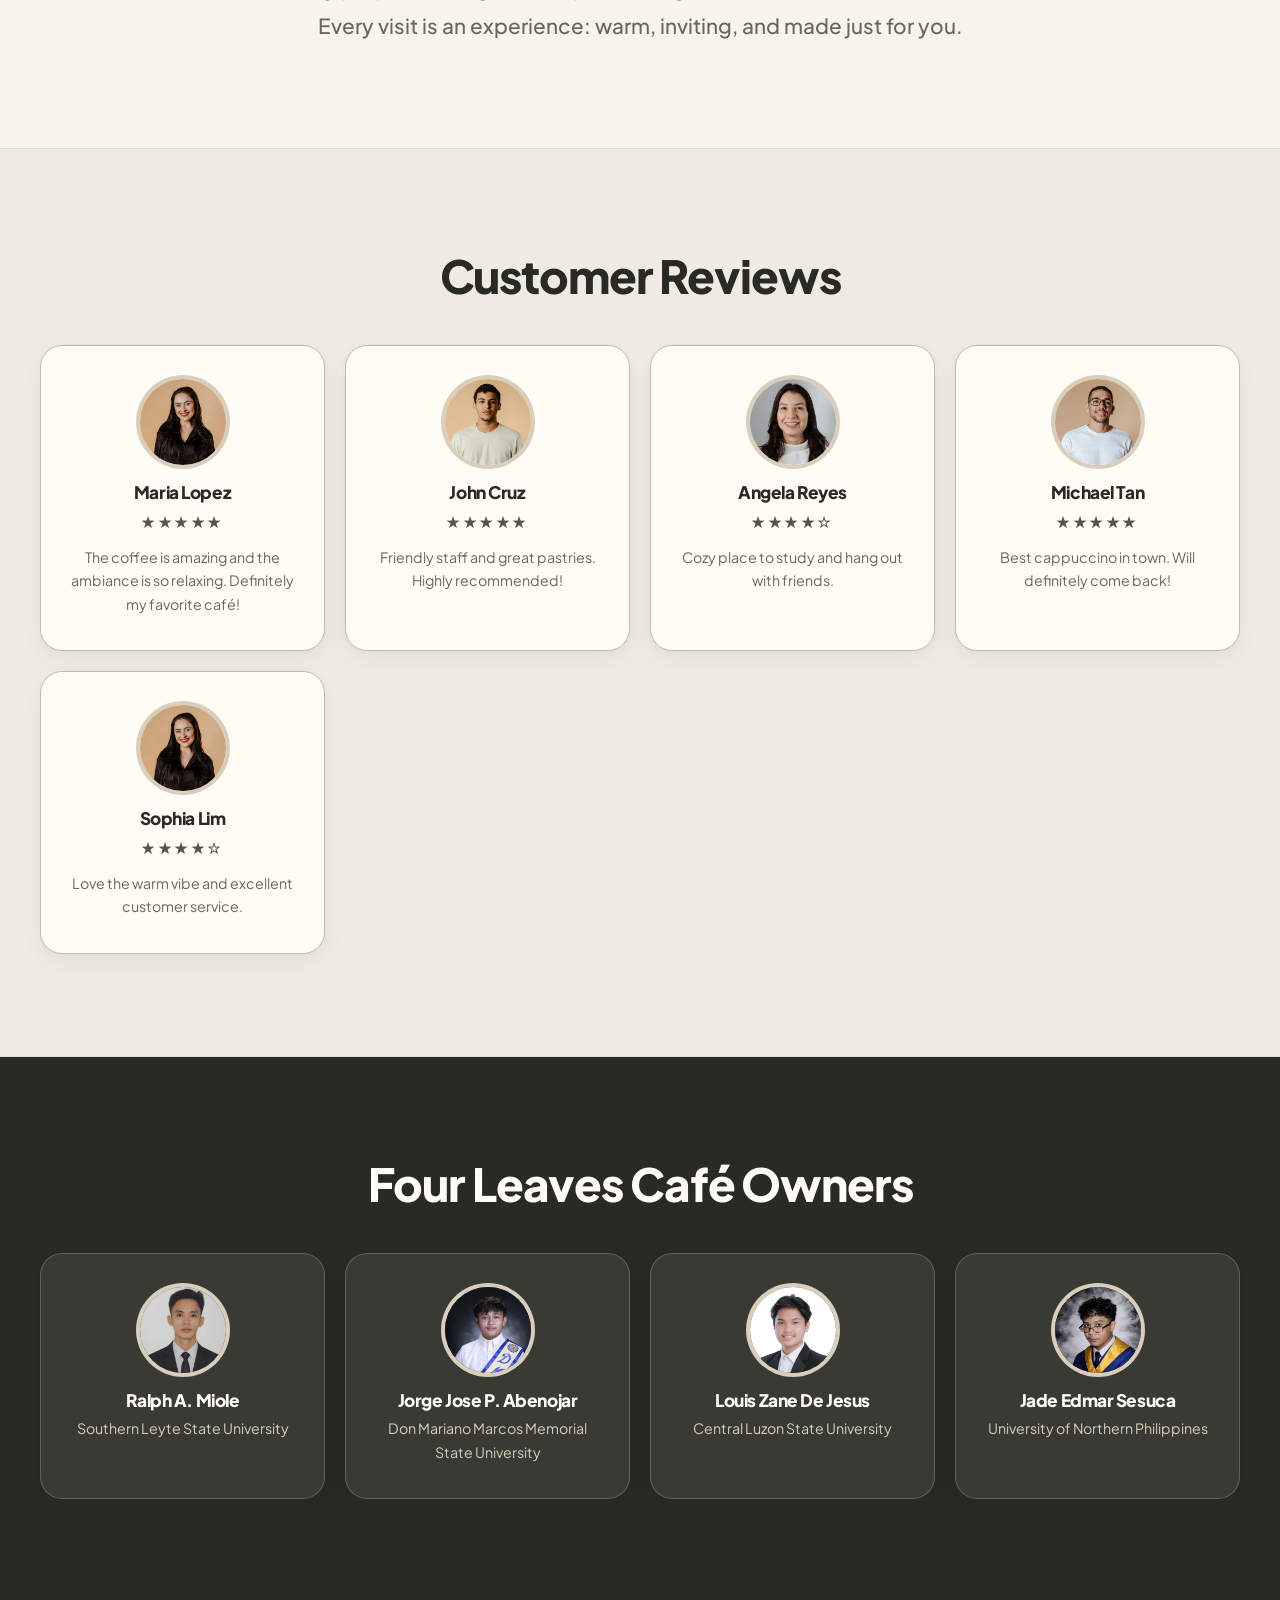
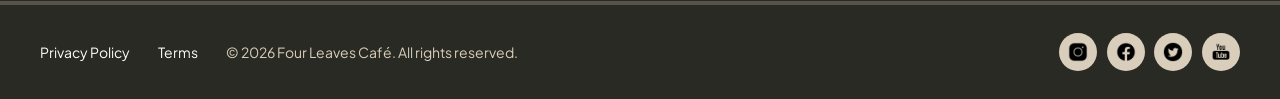
<file: pages/menu.html>
<!DOCTYPE html>
<html lang="en">
<head>
    <meta charset="UTF-8">
    <meta name="viewport" content="width=device-width, initial-scale=1.0">
    <link rel="icon" href="../assets/images/brand/logo.webp" type="image/webp">
    <title>F4 - Menu</title>
    <link rel="preconnect" href="https://fonts.googleapis.com">
    <link rel="preconnect" href="https://fonts.gstatic.com" crossorigin>
    <link href="https://fonts.googleapis.com/css2?family=Plus+Jakarta+Sans:wght@400;500;600;700;800&display=swap" rel="stylesheet">
    <link rel="stylesheet" href="../css/base.css">
    <link rel="stylesheet" href="../css/menu.css">
</head>
<body data-root="../" data-require="user">
    <header class="site-header">
        <div class="container header-inner">
            <a class="brand" href="../index.html" aria-label="Four Leaves Café home">
                <span class="brand-mark" aria-hidden="true">
                    <img class="brand-logo" src="../assets/images/brand/logo.png" alt="" width="256" height="256" decoding="async">
                </span>
                <span class="brand-name">Four Leaves Café</span>
            </a>
            <button class="nav-toggle" type="button" aria-label="Toggle navigation" aria-controls="siteNav" aria-expanded="false">&#9776;</button>
            <nav class="site-nav" id="siteNav" aria-label="Main">
                <a href="menu.html" aria-current="page">Menu</a>
                <a href="orders.html">My Orders</a>
                <a href="checkout.html">Cart<span class="cart-count" data-cart-count>0</span></a>
                <a href="../index.html" data-logout>Logout</a>
            </nav>
        </div>
    </header>

    <main>
        <div class="container">
            <div class="page-head">
                <h1 class="page-title">Our Menu</h1>
                <p class="page-sub">Freshly brewed coffee and baked pastries, made for you.</p>
            </div>
            <section class="menu-top" aria-label="Search and filter">
                <div class="search-box">
                    <img src="../assets/images/icons/search.png" alt="">
                    <label class="sr-only" for="searchInput">Search menu</label>
                    <input type="search" id="searchInput" placeholder="Search coffee, pastries...">
                </div>
                <div class="chips" role="group" aria-label="Categories">
                    <button type="button" class="chip active" data-filter="all" aria-pressed="true">All</button>
                    <button type="button" class="chip" data-filter="best-seller" aria-pressed="false">Best Seller</button>
                    <button type="button" class="chip" data-filter="espresso" aria-pressed="false">Espresso</button>
                    <button type="button" class="chip" data-filter="latte" aria-pressed="false">Latte</button>
                    <button type="button" class="chip" data-filter="coldbrew" aria-pressed="false">Cold Brew</button>
                    <button type="button" class="chip" data-filter="pastries" aria-pressed="false">Pastries</button>
                </div>
            </section>
            <section class="product-grid" id="productGrid" aria-live="polite"></section>
        </div>
    </main>

    <footer class="site-footer">
        <div class="container footer-inner">
            <div class="footer-links">
                <a href="#">Privacy Policy</a>
                <a href="#">Terms</a>
                <span>&copy; 2026 Four Leaves Café. All rights reserved.</span>
            </div>
            <div class="socials"><a href="#" aria-label="Instagram"><img src="../assets/images/icons/instagram.png" alt=""></a><a href="#" aria-label="Facebook"><img src="../assets/images/icons/facebook.png" alt=""></a><a href="#" aria-label="Twitter"><img src="../assets/images/icons/twitter.png" alt=""></a><a href="#" aria-label="Youtube"><img src="../assets/images/icons/youtube.png" alt=""></a></div>
        </div>
    </footer>

    <script src="../js/products.js"></script>
    <script src="../js/common.js"></script>
    <script src="../js/menu.js"></script>
</body>
</html>
</file>
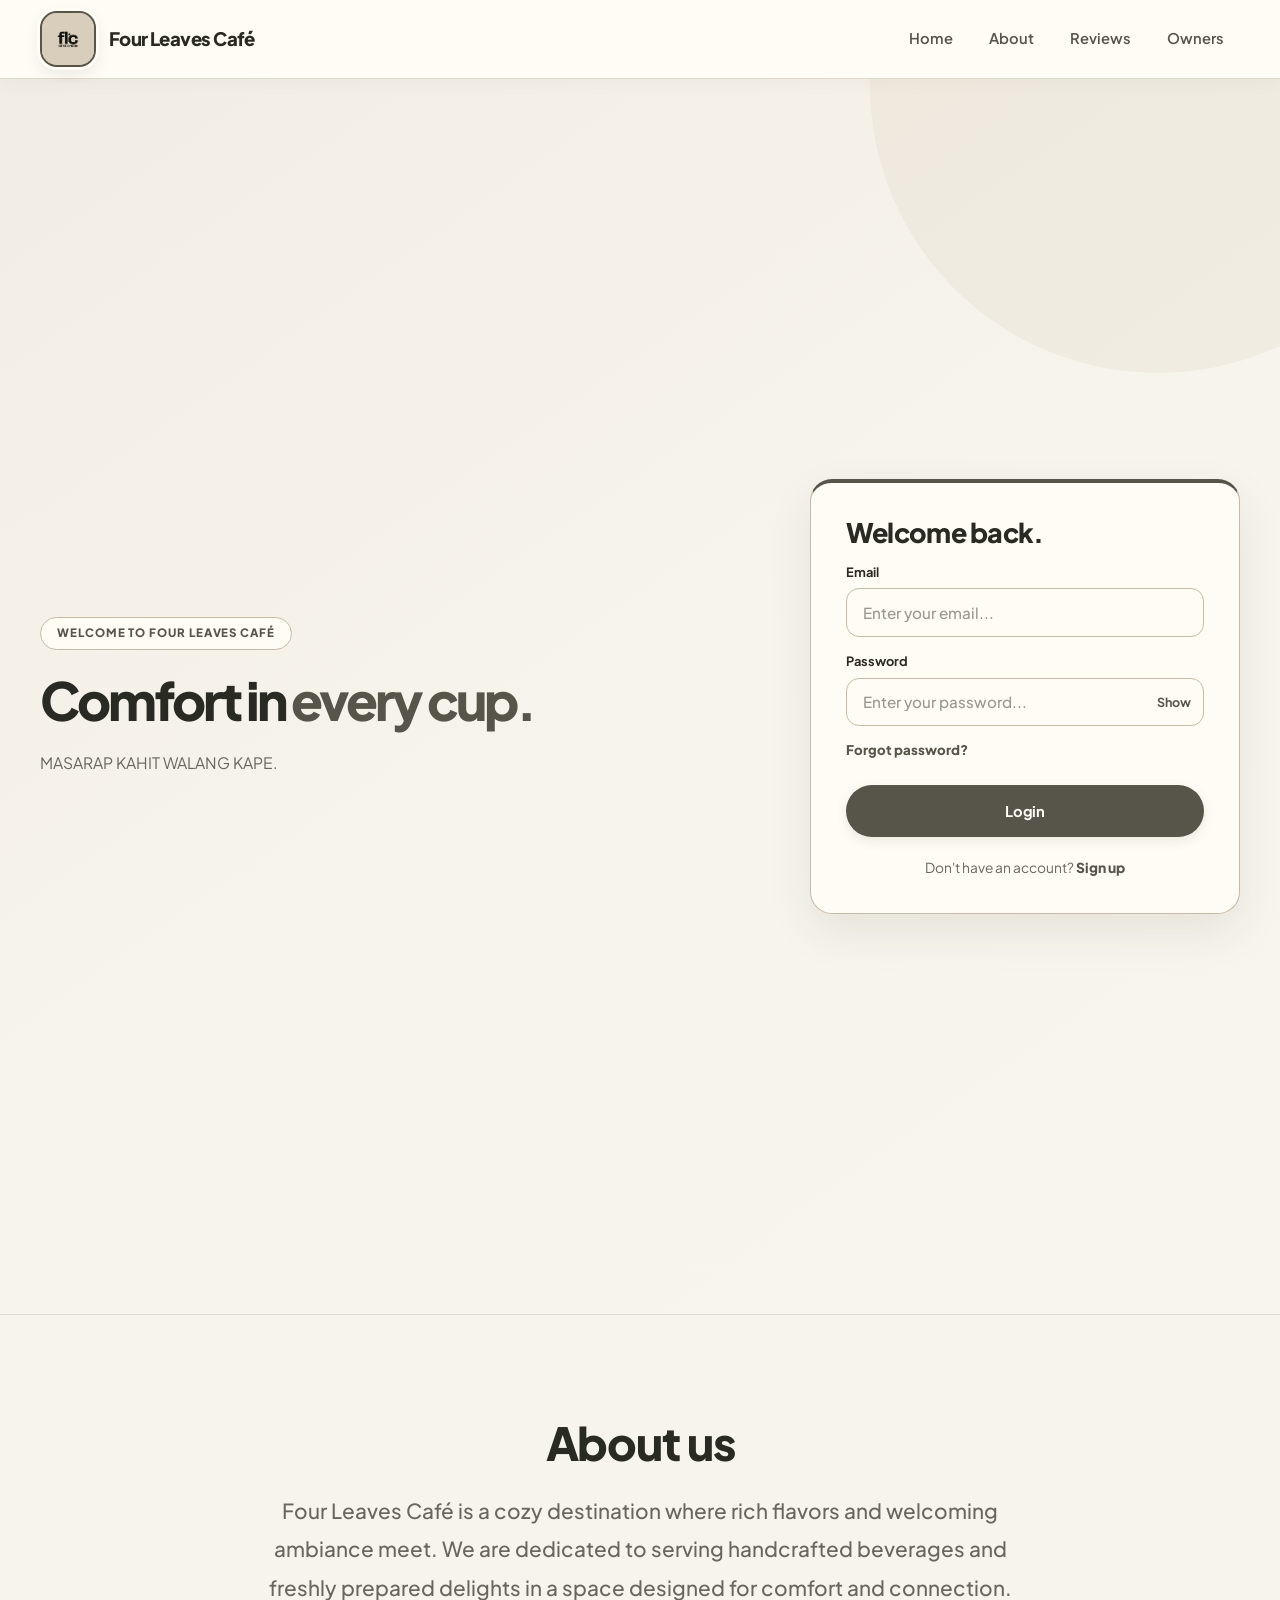
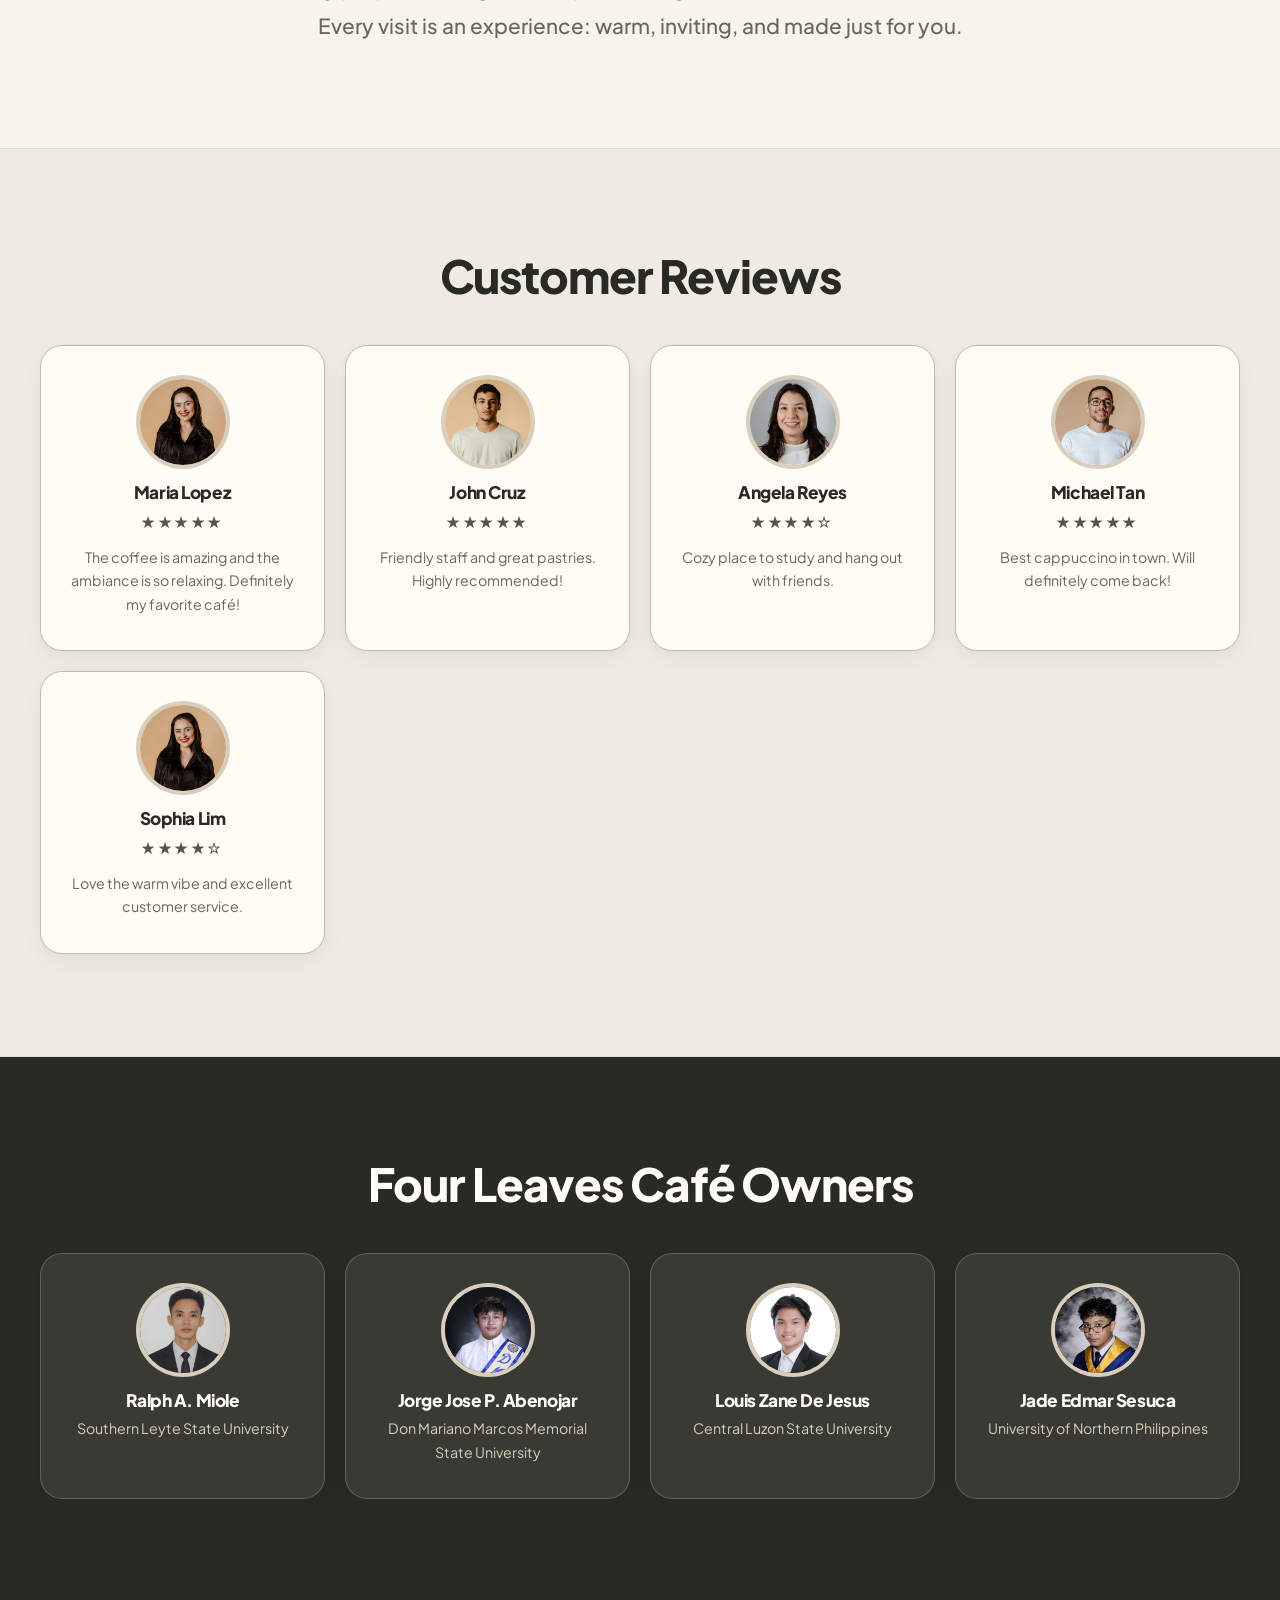
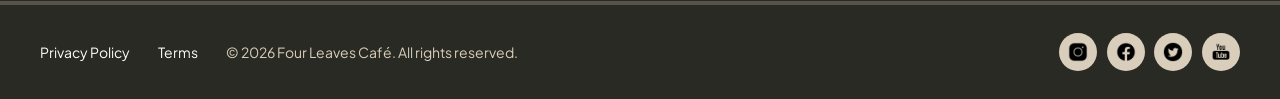
<file: pages/orders.html>
<!DOCTYPE html>
<html lang="en">
<head>
    <meta charset="UTF-8">
    <meta name="viewport" content="width=device-width, initial-scale=1.0">
    <link rel="icon" href="../assets/images/brand/logo.webp" type="image/webp">
    <title>F4 - My Orders</title>
    <link rel="preconnect" href="https://fonts.googleapis.com">
    <link rel="preconnect" href="https://fonts.gstatic.com" crossorigin>
    <link href="https://fonts.googleapis.com/css2?family=Plus+Jakarta+Sans:wght@400;500;600;700;800&display=swap" rel="stylesheet">
    <link rel="stylesheet" href="../css/base.css">
    <link rel="stylesheet" href="../css/orders.css">
</head>
<body data-root="../" data-require="user">
    <header class="site-header">
        <div class="container header-inner">
            <a class="brand" href="../index.html" aria-label="Four Leaves Café home">
                <span class="brand-mark" aria-hidden="true">
                    <img class="brand-logo" src="../assets/images/brand/logo.png" alt="" width="256" height="256" decoding="async">
                </span>
                <span class="brand-name">Four Leaves Café</span>
            </a>
            <button class="nav-toggle" type="button" aria-label="Toggle navigation" aria-controls="siteNav" aria-expanded="false">&#9776;</button>
            <nav class="site-nav" id="siteNav" aria-label="Main">
                <a href="menu.html">Menu</a>
                <a href="orders.html" aria-current="page">My Orders</a>
                <a href="checkout.html">Cart<span class="cart-count" data-cart-count>0</span></a>
                <a href="../index.html" data-logout>Logout</a>
            </nav>
        </div>
    </header>

    <main class="container orders-page">
        <div class="page-head"><h1 class="page-title">My Orders</h1><p class="page-sub">Your past orders and receipts.</p></div>
        <div id="orderList"></div>
    </main>

    <footer class="site-footer">
        <div class="container footer-inner">
            <div class="footer-links">
                <a href="#">Privacy Policy</a>
                <a href="#">Terms</a>
                <span>&copy; 2026 Four Leaves Café. All rights reserved.</span>
            </div>
            <div class="socials"><a href="#" aria-label="Instagram"><img src="../assets/images/icons/instagram.png" alt=""></a><a href="#" aria-label="Facebook"><img src="../assets/images/icons/facebook.png" alt=""></a><a href="#" aria-label="Twitter"><img src="../assets/images/icons/twitter.png" alt=""></a><a href="#" aria-label="Youtube"><img src="../assets/images/icons/youtube.png" alt=""></a></div>
        </div>
    </footer>

    <script src="../js/products.js"></script>
    <script src="../js/common.js"></script>
    <script src="../js/orders.js"></script>
</body>
</html>
</file>
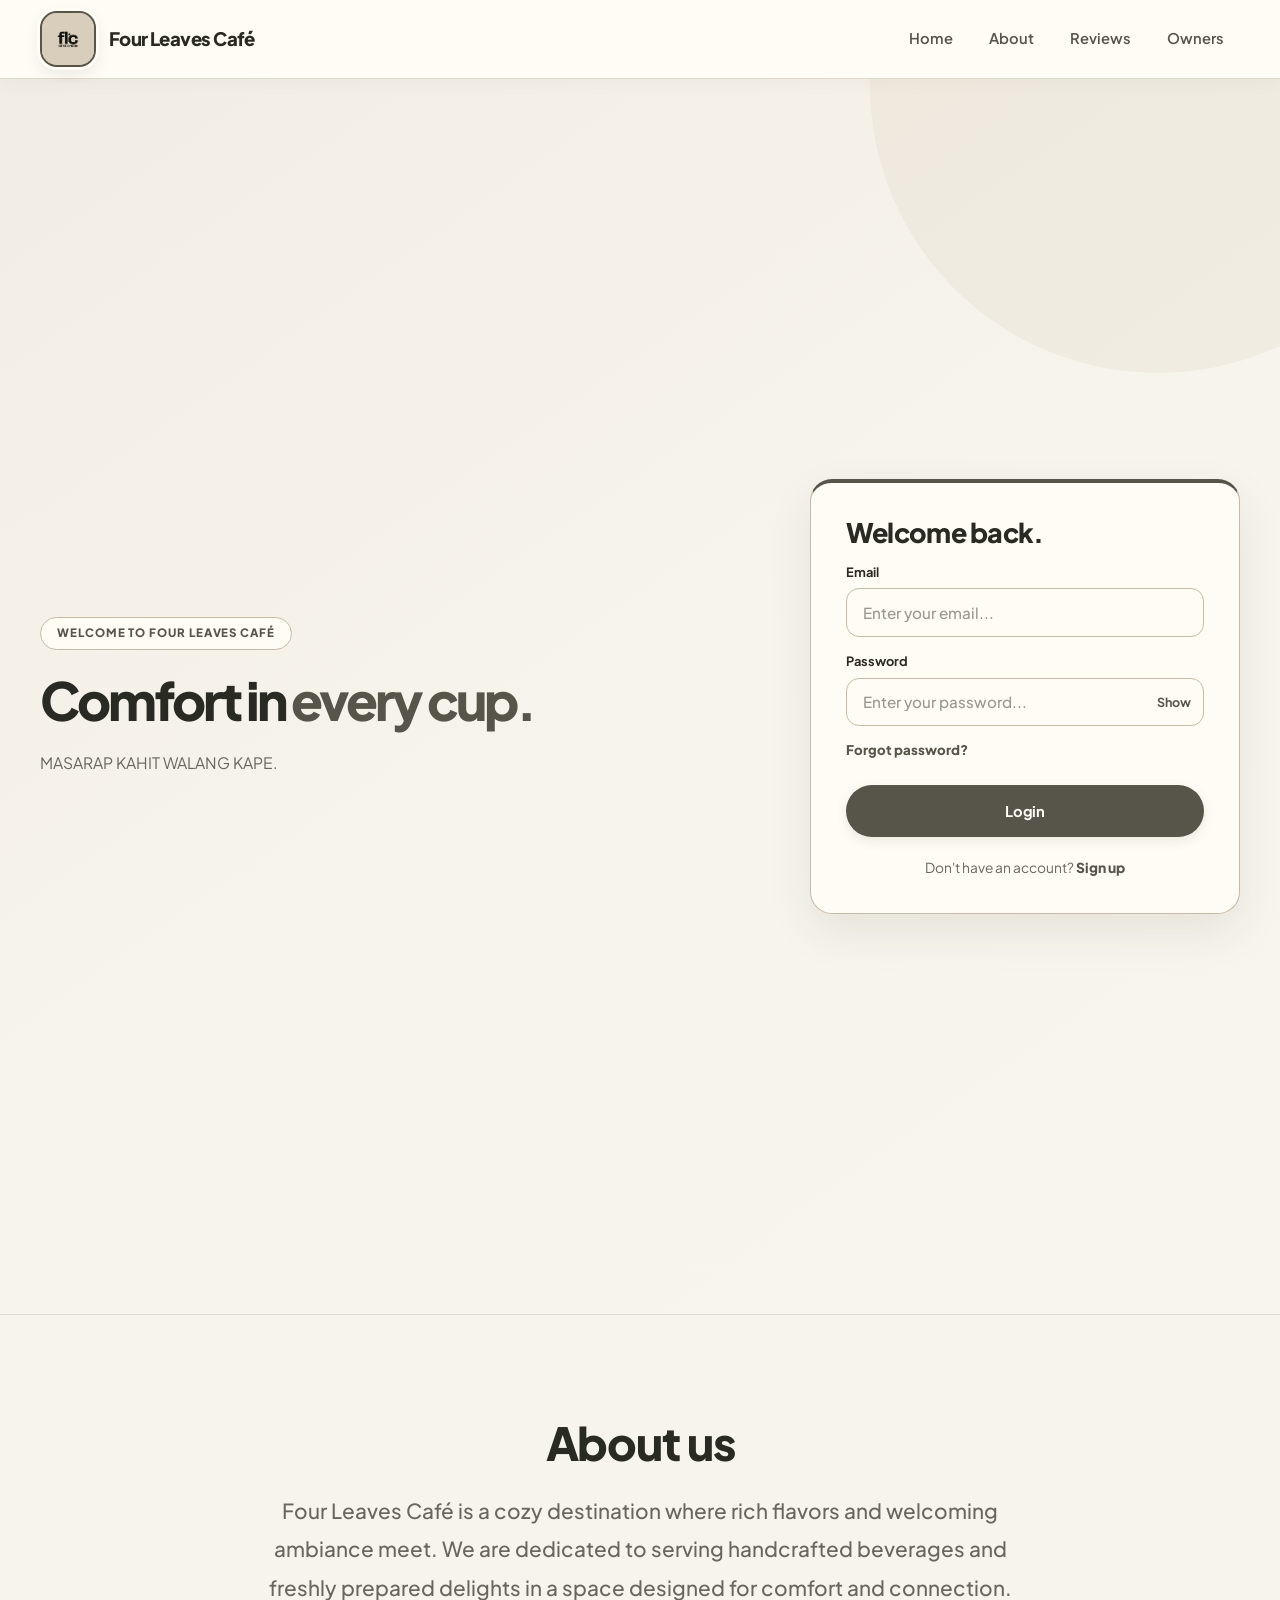
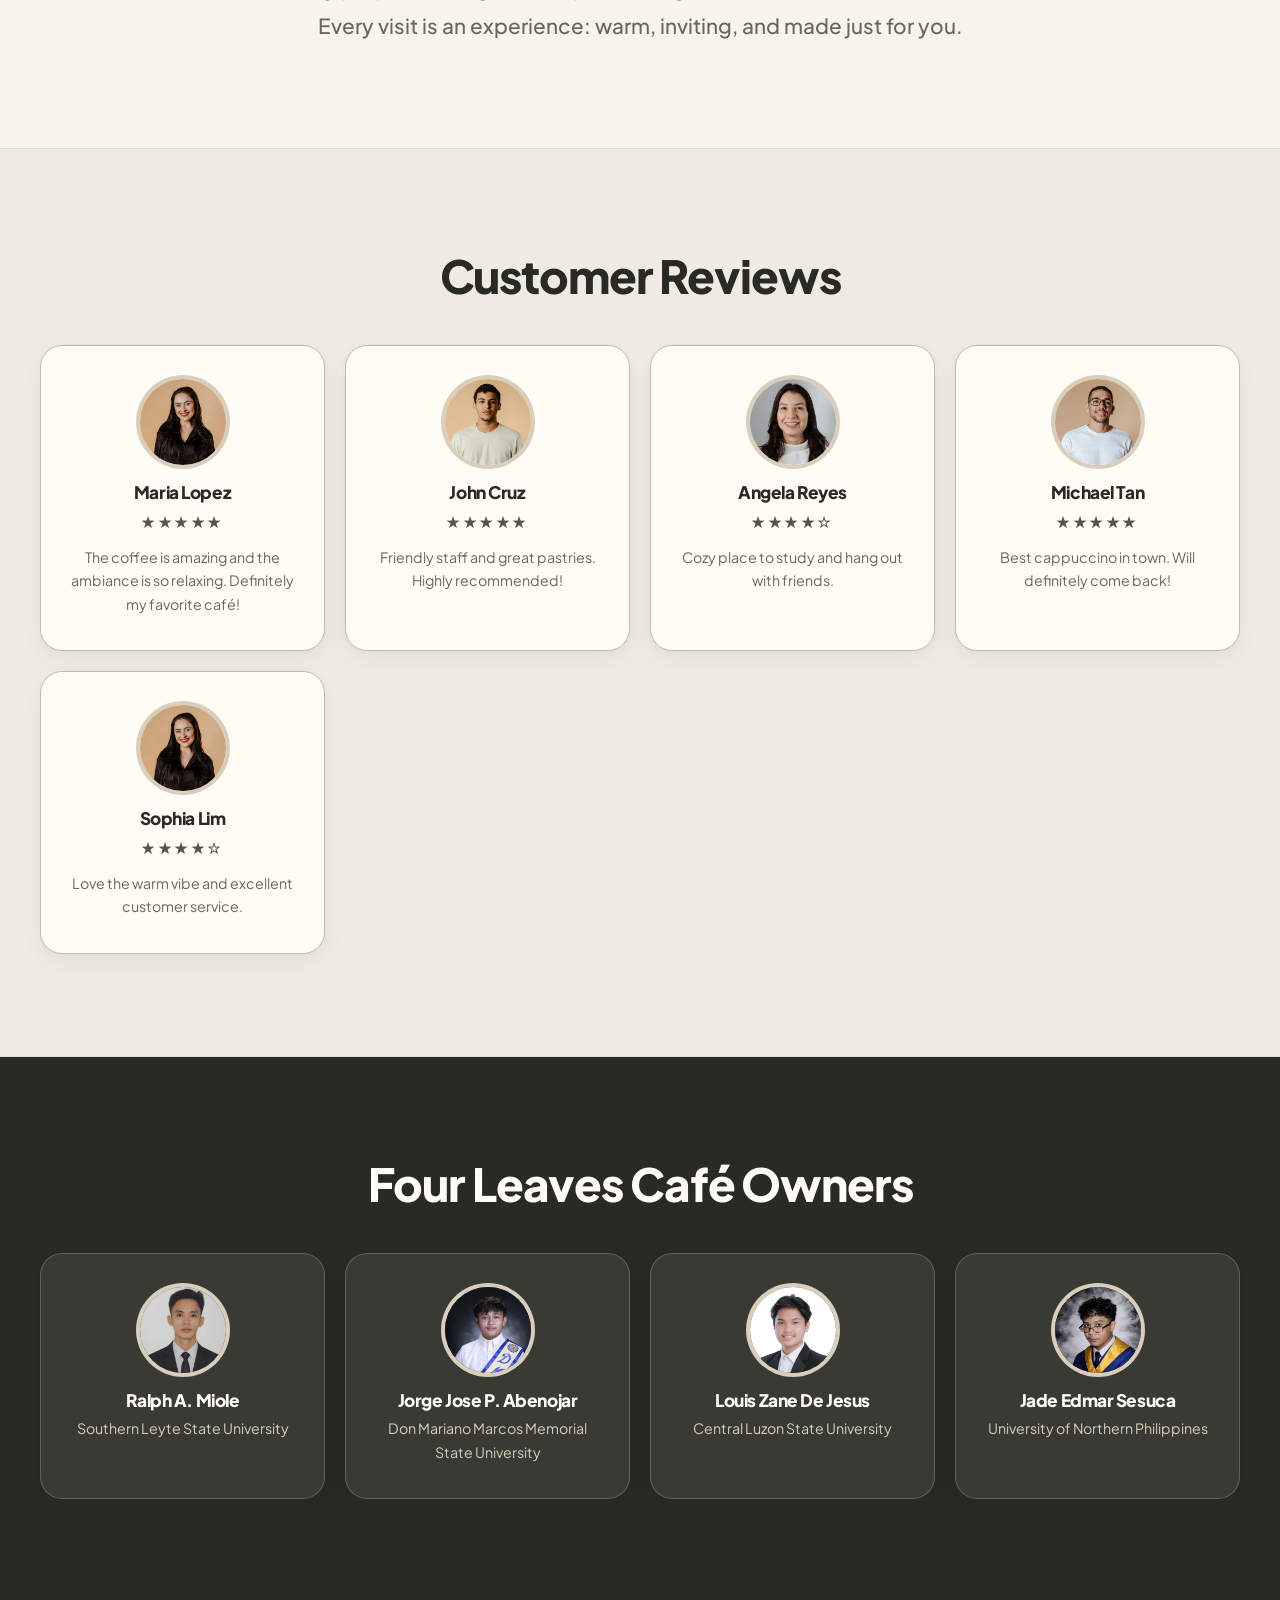
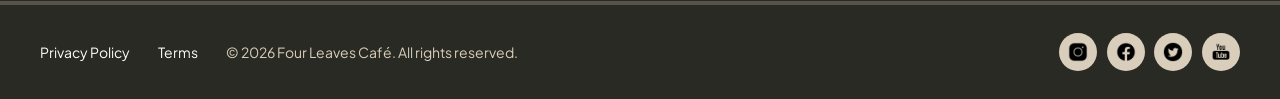
<file: pages/receipt.html>
<!DOCTYPE html>
<html lang="en">
<head>
    <meta charset="UTF-8">
    <meta name="viewport" content="width=device-width, initial-scale=1.0">
    <link rel="icon" href="../assets/images/brand/logo.webp" type="image/webp">
    <title>F4 - Receipt</title>
    <link rel="preconnect" href="https://fonts.googleapis.com">
    <link rel="preconnect" href="https://fonts.gstatic.com" crossorigin>
    <link href="https://fonts.googleapis.com/css2?family=Plus+Jakarta+Sans:wght@400;500;600;700;800&display=swap" rel="stylesheet">
    <link rel="stylesheet" href="../css/base.css">
    <link rel="stylesheet" href="../css/orders.css">
</head>
<body data-root="../" data-require="user">
    <header class="site-header">
        <div class="container header-inner">
            <a class="brand" href="../index.html" aria-label="Four Leaves Café home">
                <span class="brand-mark" aria-hidden="true">
                    <img class="brand-logo" src="../assets/images/brand/logo.png" alt="" width="256" height="256" decoding="async">
                </span>
                <span class="brand-name">Four Leaves Café</span>
            </a>
            <button class="nav-toggle" type="button" aria-label="Toggle navigation" aria-controls="siteNav" aria-expanded="false">&#9776;</button>
            <nav class="site-nav" id="siteNav" aria-label="Main">
                <a href="menu.html">Menu</a>
                <a href="orders.html" aria-current="page">My Orders</a>
                <a href="checkout.html">Cart<span class="cart-count" data-cart-count>0</span></a>
                <a href="../index.html" data-logout>Logout</a>
            </nav>
        </div>
    </header>

    <main class="container">
        <section class="receipt" id="receipt" aria-live="polite"></section>
    </main>

    <footer class="site-footer">
        <div class="container footer-inner">
            <div class="footer-links">
                <a href="#">Privacy Policy</a>
                <a href="#">Terms</a>
                <span>&copy; 2026 Four Leaves Café. All rights reserved.</span>
            </div>
            <div class="socials"><a href="#" aria-label="Instagram"><img src="../assets/images/icons/instagram.png" alt=""></a><a href="#" aria-label="Facebook"><img src="../assets/images/icons/facebook.png" alt=""></a><a href="#" aria-label="Twitter"><img src="../assets/images/icons/twitter.png" alt=""></a><a href="#" aria-label="Youtube"><img src="../assets/images/icons/youtube.png" alt=""></a></div>
        </div>
    </footer>

    <script src="../js/products.js"></script>
    <script src="../js/common.js"></script>
    <script src="../js/receipt.js"></script>
</body>
</html>
</file>
<file: css/base.css>
:root {
    /* Four Leaves brand system: oat, cream, and charcoal olive. */
    --smoky-black: #292A23;
    --olive-drab: #57544A;
    --bone: #D9CEBB;
    --brand-beige: #D9CEBB;
    --floral-white: #FFFCF6;
    --page-bg: #F7F4ED;
    --soft: #F0EBE2;
    --line: #E1D9CB;
    --line-strong: #C8BAA6;
    --muted: #68665D;
    --danger: #A92C25;
    --danger-bg: #FDECEA;
    --success: #2E6B3A;
    --success-bg: #E8F3EA;

    --radius: 22px;
    --radius-sm: 13px;
    --pill: 999px;
    --shadow-sm: 0 2px 6px rgba(41, 42, 35, .035), 0 10px 24px rgba(41, 42, 35, .045);
    --shadow: 0 22px 55px -22px rgba(41, 42, 35, .3);
    --header-h: 78px;
    --logo-size: 56px;
    --container: 1280px;
    --gutter: clamp(1.2rem, 4vw, 2.5rem);
    --font: "Plus Jakarta Sans", system-ui, -apple-system, "Segoe UI", sans-serif;
}

*, *::before, *::after { margin: 0; padding: 0; box-sizing: border-box; }

html { scroll-behavior: smooth; scroll-padding-top: calc(var(--header-h) + 12px); }

body {
    font-family: var(--font);
    font-size: 1rem;
    background: var(--page-bg);
    color: var(--smoky-black);
    line-height: 1.6;
    min-height: 100vh;
    display: flex;
    flex-direction: column;
    -webkit-font-smoothing: antialiased;
}

h1, h2, h3, h4 { font-family: var(--font); font-weight: 800; line-height: 1.1; letter-spacing: -0.025em; }
img { max-width: 100%; display: block; }
a { color: inherit; }
main { flex: 1; width: 100%; }

:focus-visible { outline: 3px solid var(--olive-drab); outline-offset: 3px; }

.container { width: 100%; max-width: var(--container); margin: 0 auto; padding-inline: var(--gutter); }
.page-head { padding-block: clamp(2rem, 5vw, 3.5rem) 0.5rem; }
.page-title { font-size: clamp(2rem, 4.5vw, 3rem); }
.page-sub { margin-top: .6rem; color: var(--olive-drab); max-width: 56ch; }
.eyebrow { display: inline-block; padding: .42rem 1rem; border: 1px solid var(--line-strong); border-radius: var(--pill); background: var(--floral-white); color: var(--olive-drab); font-size: .72rem; font-weight: 800; letter-spacing: .08em; text-transform: uppercase; }
.sr-only { position: absolute; width: 1px; height: 1px; overflow: hidden; clip: rect(0 0 0 0); white-space: nowrap; }

.site-header {
    position: sticky; top: 0; z-index: 50;
    background: color-mix(in srgb, var(--floral-white) 94%, transparent);
    -webkit-backdrop-filter: blur(16px); backdrop-filter: blur(16px);
    border-bottom: 1px solid var(--line);
    box-shadow: 0 3px 20px rgba(41, 42, 35, .035);
}
.header-inner { height: var(--header-h); display: flex; align-items: center; justify-content: space-between; gap: 1rem; }
.brand { display: inline-flex; align-items: center; gap: .8rem; min-width: 0; text-decoration: none; }
/* Keep the original beige-background logo intact and give it an actual
   charcoal-olive border (not just a faint box-shadow). */
.brand-mark {
    position: relative;
    display: block;
    width: var(--logo-size);
    height: var(--logo-size);
    flex-shrink: 0;
    overflow: hidden;
    border-radius: 17px;
    border: 2px solid var(--olive-drab);
    background: var(--brand-beige);
    box-shadow: 0 0 0 3px var(--floral-white), 0 6px 16px rgba(41, 42, 35, .10);
    transition: transform .2s ease, box-shadow .2s ease;
}
.brand-logo {
    display: block;
    width: 100%;
    height: 100%;
    object-fit: cover;
    background: var(--brand-beige);
}
.brand:hover .brand-mark { transform: translateY(-2px); box-shadow: 0 0 0 3px var(--floral-white), 0 9px 18px rgba(41, 42, 35, .14); }
.brand-name { font-weight: 800; font-size: 1.16rem; letter-spacing: -0.03em; line-height: 1.18; }
.badge { padding: .2rem .65rem; border-radius: var(--pill); background: var(--smoky-black); color: var(--floral-white); font-size: .7rem; font-weight: 700; letter-spacing: .08em; text-transform: uppercase; }

.site-nav { display: flex; align-items: center; gap: .25rem; }
.site-nav a { text-decoration: none; font-weight: 600; font-size: .92rem; padding: .55rem 1rem; border-radius: var(--pill); color: var(--olive-drab); transition: background-color .2s ease, color .2s ease; }
.site-nav a:hover { background: var(--bone); color: var(--smoky-black); }
.site-nav a[aria-current="page"] { background: var(--olive-drab); color: var(--floral-white); }
.cart-count { display: inline-block; min-width: 1.5em; padding: 0 .4em; margin-left: .4em; border-radius: var(--pill); background: var(--bone); color: var(--smoky-black); font-size: .72rem; font-weight: 700; text-align: center; line-height: 1.6; }
.site-nav a[aria-current="page"] .cart-count { background: var(--floral-white); }
.nav-toggle { display: none; background: var(--soft); border: 1px solid var(--line); border-radius: var(--pill); width: 44px; height: 44px; font-size: 1.2rem; cursor: pointer; color: var(--smoky-black); }

.btn {
    display: inline-flex; align-items: center; justify-content: center; gap: .4rem;
    padding: .8rem 1.5rem; border-radius: var(--pill); border: 1px solid transparent;
    font: 700 .92rem var(--font); letter-spacing: -0.005em; text-decoration: none; cursor: pointer;
    transition: background-color .2s ease, color .2s ease, transform .15s ease, box-shadow .2s ease;
}
.btn:hover { transform: translateY(-1px); }
.btn:active { transform: translateY(0); }
.btn-primary { background: var(--olive-drab); color: var(--floral-white); box-shadow: 0 4px 12px rgba(87, 84, 74, .12); }
.btn-primary:hover { background: var(--smoky-black); box-shadow: 0 10px 20px rgba(41, 42, 35, .14); }
.btn-outline { background: var(--floral-white); color: var(--smoky-black); border-color: var(--line-strong); }
.btn-outline:hover { background: var(--smoky-black); border-color: var(--smoky-black); color: var(--floral-white); }
.btn-danger { background: var(--danger); color: #fff; }
.btn-danger:hover { filter: brightness(.92); }
.btn-sm { padding: .5rem 1rem; font-size: .82rem; }
.btn-block { width: 100%; }
.btn[disabled] { opacity: .5; cursor: not-allowed; }

label { display: block; font-size: .8rem; font-weight: 700; letter-spacing: .01em; margin: 1.1rem 0 .4rem; }
input:not([type="checkbox"]):not([type="file"]):not([type="submit"]), select, textarea {
    width: 100%; padding: .85rem 1rem; font: 500 .95rem var(--font); color: var(--smoky-black);
    background: var(--floral-white); border: 1.5px solid var(--line-strong); border-radius: var(--radius-sm);
    transition: border-color .2s ease, box-shadow .2s ease;
}
input::placeholder, textarea::placeholder { color: color-mix(in srgb, var(--olive-drab) 60%, var(--floral-white)); }
input:focus, select:focus, textarea:focus { outline: none; border-color: var(--smoky-black); box-shadow: 0 0 0 4px color-mix(in srgb, var(--bone) 70%, transparent); }
input.invalid { border-color: var(--danger); }
input[type="checkbox"] { width: 18px; height: 18px; accent-color: var(--smoky-black); }
textarea { min-height: 110px; resize: vertical; }

.message { display: none; margin-top: 1rem; padding: .7rem 1rem; border-radius: var(--radius-sm); font-size: .88rem; font-weight: 600; text-align: center; }
.message.error { background: var(--danger-bg); color: var(--danger); }
.message.success { background: var(--success-bg); color: var(--success); }

.panel { background: var(--floral-white); border: 1px solid var(--line-strong); border-radius: var(--radius); box-shadow: var(--shadow-sm); padding: clamp(1.25rem, 3vw, 2rem); }
.empty-state { text-align: center; padding: 2.5rem 1rem; }
.empty-state img { width: min(220px, 60%); margin: 0 auto 1.25rem; opacity: .9; }
.empty-state h1, .empty-state h2 { font-size: 1.5rem; margin-bottom: 1rem; }

.site-footer { background: var(--smoky-black); color: var(--bone); font-size: .875rem; border-top: 4px solid var(--olive-drab); }
.footer-inner { display: flex; flex-wrap: wrap; align-items: center; justify-content: space-between; gap: 1rem; padding-block: 1.75rem; }
.footer-links { display: flex; flex-wrap: wrap; align-items: center; gap: .5rem 1.75rem; }
.footer-links a { text-decoration: none; color: var(--floral-white); }
.footer-links a:hover { text-decoration: underline; text-underline-offset: 4px; }
.socials { display: flex; gap: .6rem; }
.socials a { display: grid; place-items: center; width: 38px; height: 38px; border-radius: 50%; background: var(--bone); transition: transform .2s ease, background-color .2s ease; }
.socials a:hover { background: var(--floral-white); transform: translateY(-2px); }
.socials img { width: 20px; height: 20px; }

.modal { position: fixed; inset: 0; z-index: 100; display: none; align-items: center; justify-content: center; padding: 1rem; background: rgba(17, 18, 13, .55); -webkit-backdrop-filter: blur(4px); backdrop-filter: blur(4px); }
.modal.show { display: flex; }
.modal-content { position: relative; width: 100%; max-width: 440px; max-height: 90vh; overflow-y: auto; background: var(--floral-white); border-radius: 28px; padding: 2rem; box-shadow: var(--shadow); }
.modal-content h2 { font-size: 1.5rem; margin-bottom: .5rem; }
.close-modal { position: absolute; top: 1rem; right: 1rem; width: 36px; height: 36px; border: 0; border-radius: 50%; background: var(--soft); font-size: 1.3rem; line-height: 1; cursor: pointer; color: var(--olive-drab); }
.close-modal:hover { background: var(--bone); }
.modal-actions { display: flex; gap: .75rem; justify-content: flex-end; margin-top: 1.5rem; }

.toast {
    position: fixed; left: 50%; bottom: 1.5rem; z-index: 200; max-width: calc(100vw - 2rem);
    background: var(--smoky-black); color: var(--floral-white); padding: .85rem 1.4rem; border-radius: var(--pill);
    box-shadow: var(--shadow); font-size: .9rem; font-weight: 600; opacity: 0; transform: translate(-50%, 16px); pointer-events: none;
    transition: opacity .25s ease, transform .25s ease;
}
.toast.show { opacity: 1; transform: translate(-50%, 0); }

@media (max-width: 820px) {
    :root { --header-h: 68px; --logo-size: 50px; }
    .nav-toggle { display: inline-grid; place-items: center; }
    .site-nav {
        position: absolute; top: calc(100% + 8px); left: var(--gutter); right: var(--gutter); flex-direction: column; align-items: stretch; gap: .15rem;
        background: var(--floral-white); border: 1px solid var(--line); border-radius: var(--radius); box-shadow: var(--shadow); padding: .6rem; display: none;
    }
    .site-nav.open { display: flex; }
    .site-nav a { padding: .8rem 1rem; }
    .footer-inner { flex-direction: column; text-align: center; }
    .footer-links { justify-content: center; }
}
@media (max-width: 400px) {
    .brand { gap: .55rem; }
    .brand-name { font-size: 1rem; }
    :root { --logo-size: 46px; }
}
@media (prefers-reduced-motion: reduce) { *, *::before, *::after { transition: none !important; scroll-behavior: auto !important; } }

/* Shared treatment for interactive elements and subtle product surfaces. */
::selection { background: var(--bone); color: var(--smoky-black); }
button, input, select, textarea { font-family: var(--font); }
button:focus-visible, a:focus-visible, input:focus-visible, select:focus-visible, textarea:focus-visible {
    outline: 3px solid var(--olive-drab);
    outline-offset: 3px;
}
.page-head { border-bottom: 1px solid var(--line); padding-bottom: 1.4rem; }
.page-sub { color: var(--muted); }
.panel, .auth-card, .product-card, .product-image, .order-card, .receipt, .cart-section, .checkout-section, .admin-product-card, .table-wrap {
    box-shadow: var(--shadow-sm);
}
@media (max-width: 820px) {
    .brand-mark { border-radius: 15px; }
}
</file>
<file: css/landing.css>
/* Editorial hero — copy | framed artwork | sign-in. No circular crop. */
.hero {
    position: relative;
    overflow: hidden;
    background: linear-gradient(145deg, #F2EDE4 0%, var(--page-bg) 52%, #F8F5EE 100%);
    border-bottom: 1px solid var(--line);
    padding-block: clamp(25rem, 1vw, 5.5rem);
}
.hero::before {
    content: "";
    position: absolute;
    width: min(45vw, 640px);
    aspect-ratio: 1;
    right: -13vw;
    top: -22vw;
    border-radius: 50%;
    background: rgba(217, 206, 187, .23);
    pointer-events: none;
}
.hero-grid {
    position: relative;
    display: grid;
    grid-template-columns: minmax(0, 1fr) minmax(0, 1.16fr);
    gap: clamp(1.0rem, 1.6vw);
    align-items: center;
}
.hero-copy { min-width: 0; }
.hero-copy .eyebrow { white-space: normal; }
.hero-copy h1 {
    margin: 1.4rem 0 1.25rem;
    font-size: clamp(2.5rem, 4.1vw, 4.65rem);
    line-height: 1.045;
    letter-spacing: -.057em;
    text-wrap: balance;
}
.hero-copy h1 span { color: var(--olive-drab); }
.hero-copy > p {
    max-width: 36ch;
    color: var(--muted);
    line-height: 1.85;
    font-size: clamp(.98rem, 1.2vw, 1.08rem);
}
.hero-highlights {
    display: flex;
    flex-wrap: wrap;
    gap: .5rem;
    margin-top: 2rem;
}
.hero-highlights span {
    display: inline-flex;
    align-items: center;
    gap: .5rem;
    padding: .45rem .7rem;
    border: 1px solid var(--line-strong);
    border-radius: var(--pill);
    font-size: .72rem;
    font-weight: 750;
    color: var(--olive-drab);
    background: rgba(255, 252, 246, .62);
}
.hero-highlights span::before { content: "✦"; font-size: .65rem; }
.hero-visual {
    margin: 0;
    position: relative;
    width: 100%;
    aspect-ratio: 4 / 5;
    display: flex;
    flex-direction: column;
    overflow: hidden;
    border: 2px solid var(--olive-drab);
    border-radius: 8px 55px 8px 8px;
    background: var(--brand-beige);
    box-shadow: 11px 12px 0 rgba(87, 84, 74, .16), 0 18px 38px rgba(41, 42, 35, .08);
}
.hero-visual img {
    display: block;
    width: 100%;
    flex: 1;
    min-height: 0;
    object-fit: contain;
    object-position: center;
    background: var(--brand-beige);
}
.hero-visual figcaption {
    display: flex;
    align-items: center;
    justify-content: space-between;
    gap: .6rem;
    padding: .85rem 1.05rem;
    background: var(--olive-drab);
    color: var(--floral-white);
    font-size: .64rem;
    font-weight: 800;
    letter-spacing: .13em;
}
.hero-visual figcaption span { font-size: 1.05rem; line-height: 1; }

.auth-card {
    width: 100%;
    max-width: 430px;
    justify-self: end;
    padding: clamp(1.5rem, 2.7vw, 2.2rem);
    background: var(--floral-white);
    border: 1px solid var(--line-strong);
    border-top: 4px solid var(--olive-drab);
    border-radius: 22px;
    box-shadow: 0 18px 46px rgba(41, 42, 35, .085);
}
.auth-kicker {
    display: block;
    color: var(--olive-drab);
    font-size: .72rem;
    font-weight: 800;
    text-transform: uppercase;
    letter-spacing: .1em;
    margin-bottom: .7rem;
}
.auth-card h2 { font-size: clamp(1.55rem, 2.1vw, 2.15rem); margin-bottom: .45rem; }
.auth-intro { font-size: .88rem; color: var(--muted); margin-bottom: 1.1rem; line-height: 1.65; }
.auth-card form[hidden] { display: none; }
.auth-card label { margin-top: .9rem; }
.auth-card .btn { margin-top: 1.5rem; padding-block: 1rem; }
.auth-switch { margin-top: 1.2rem; text-align: center; font-size: .86rem; color: var(--muted); }
.auth-switch a, .forgot { font-weight: 800; color: var(--olive-drab); text-decoration: none; }
.auth-switch a:hover, .forgot:hover { text-decoration: underline; text-underline-offset: 4px; }
.forgot { display: inline-block; margin-top: .8rem; font-size: .83rem; }
.password-field { position: relative; }
.password-field input { padding-right: 4.5rem !important; }
.toggle-password { position: absolute; top: 50%; right: .85rem; transform: translateY(-50%); font: 700 .78rem var(--font); color: var(--olive-drab); cursor: pointer; user-select: none; background: none; border: 0; }
.toggle-password:hover { color: var(--smoky-black); }

.section { padding-block: clamp(4rem, 8vw, 6.5rem); text-align: center; }
.section h2 { font-size: clamp(2rem, 3.6vw, 2.85rem); }
.section-alt { background: var(--soft); border-block: 1px solid var(--line); }
.about p { max-width: 760px; margin: 1.5rem auto 0; font-size: clamp(1.05rem, 1.8vw, 1.3rem); font-weight: 500; color: var(--muted); line-height: 1.85; }
.card-grid { display: grid; grid-template-columns: repeat(auto-fit, minmax(225px, 1fr)); gap: 1.25rem; margin-top: 2.7rem; }
.person-card { background: var(--floral-white); border: 1px solid var(--line-strong); border-radius: var(--radius); padding: 2.1rem 1.4rem; box-shadow: var(--shadow-sm); transition: transform .3s ease, box-shadow .3s ease; }
.person-card:hover { transform: translateY(-5px); box-shadow: var(--shadow); }
.person-card img { width: 86px; height: 86px; margin: 0 auto 1.1rem; border-radius: 50%; object-fit: cover; box-shadow: 0 0 0 4px var(--bone); }
.person-card h3 { font-size: 1.08rem; margin-bottom: .45rem; }
.person-card p { font-size: .89rem; color: var(--muted); line-height: 1.65; }
.stars { color: var(--olive-drab); letter-spacing: 2.5px; margin-bottom: .7rem; }
.owners { background: var(--smoky-black); color: var(--floral-white); }
.owners .person-card { background: rgba(255, 252, 246, .08); border-color: rgba(255, 252, 246, .20); }
.owners .person-card p { color: var(--bone); }
.owners .person-card img { box-shadow: 0 0 0 4px var(--bone); }

@media (max-width: 1120px) {
    .hero-grid { grid-template-columns: minmax(0, .95fr) minmax(0, 1.05fr); gap: clamp(1.5rem, 4vw, 3rem); }
    .hero-copy { grid-column: 1; grid-row: 1; }
    .hero-visual { grid-column: 1; grid-row: 2; max-width: 550px; aspect-ratio: 5 / 4; }
    .auth-card { grid-column: 2; grid-row: 1 / 3; justify-self: center; }
    .hero-copy h1 { font-size: clamp(2.6rem, 5vw, 4rem); max-width: 10ch; }
}
@media (max-width: 650px) {
    .hero { padding-block: 2.5rem 3.3rem; }
    .hero-grid { grid-template-columns: minmax(0, 1fr); gap: 1.8rem; }
    .hero-copy { grid-column: 1; grid-row: auto; text-align: center; }
    .hero-copy h1 { margin: 1rem auto; max-width: 13ch; font-size: clamp(2.5rem, 11vw, 3.7rem); }
    .hero-copy > p { margin-inline: auto; }
    .hero-highlights { justify-content: center; margin-top: 1.3rem; }
    .hero-visual { grid-column: 1; grid-row: auto; width: min(100% - 11px, 480px); max-width: 480px; margin-inline: auto; aspect-ratio: 1.31; border-radius: 7px 35px 7px 7px; }
    .hero-visual figcaption { font-size: .55rem; padding: .6rem .85rem; }
    .auth-card { grid-column: 1; grid-row: auto; justify-self: center; max-width: 480px; }
    .card-grid { gap: 1rem; }
}
</file>
<file: css/admin.css>
.admin-head { padding-block: clamp(2rem, 5vw, 3rem) 0; }
.stats { display: grid; grid-template-columns: repeat(auto-fit, minmax(200px, 1fr)); gap: 1rem; padding-block: 1.75rem 0; }
.stat { background: var(--smoky-black); color: var(--floral-white); border-radius: var(--radius); padding: 1.4rem 1.6rem; }
.stat:nth-child(2) { background: var(--olive-drab); }
.stat:nth-child(3) { background: var(--bone); color: var(--smoky-black); }
.stat span { display: block; font-size: .75rem; font-weight: 700; text-transform: uppercase; letter-spacing: .08em; opacity: .75; }
.stat strong { display: block; margin-top: .3rem; font-size: clamp(1.7rem, 3vw, 2.2rem); font-weight: 800; letter-spacing: -0.03em; }

.admin-layout { display: grid; grid-template-columns: minmax(0, 390px) minmax(0, 1fr); gap: clamp(1.25rem, 3vw, 2rem); padding-block: 2rem; align-items: start; }
.admin-form h2, .admin-products h2, .admin-orders h2 { font-size: 1.5rem; margin-bottom: .5rem; }
.admin-form { position: sticky; top: calc(var(--header-h) + 1rem); }
.admin-form input[type="file"] { width: 100%; font: 500 .85rem var(--font); }
.admin-form .btn { margin-top: 1.6rem; padding-block: 1rem; }
.admin-note { font-size: .88rem; color: var(--olive-drab); margin-bottom: 1.25rem; }
.admin-product-card { display: flex; align-items: center; gap: 1rem; background: var(--floral-white); border: 1px solid var(--line); border-radius: var(--radius); padding: .9rem; margin-bottom: .9rem; box-shadow: var(--shadow-sm); }
.admin-product-card img { width: 88px; height: 88px; border-radius: 16px; object-fit: cover; flex-shrink: 0; }
.admin-product-card .card-content { flex: 1; min-width: 0; }
.admin-product-card h3 { font-size: 1.05rem; letter-spacing: -0.02em; }
.admin-product-card p { font-size: .85rem; color: var(--olive-drab); overflow: hidden; text-overflow: ellipsis; display: -webkit-box; -webkit-line-clamp: 2; -webkit-box-orient: vertical; }
.admin-product-card .price { font-size: 1.05rem; font-weight: 800; color: var(--smoky-black); margin-top: .25rem; }
.admin-product-actions { display: flex; flex-direction: column; gap: .4rem; }
.admin-empty { background: var(--soft); border: 1px dashed var(--olive-drab); border-radius: var(--radius); padding: 2rem 1.5rem; text-align: center; color: var(--olive-drab); }

.admin-orders { padding-bottom: 4rem; }
.table-wrap { overflow-x: auto; background: var(--floral-white); border: 1px solid var(--line); border-radius: var(--radius); box-shadow: var(--shadow-sm); margin-top: 1rem; }
.table-wrap table { width: 100%; border-collapse: collapse; min-width: 720px; font-size: .9rem; }
.table-wrap th, .table-wrap td { padding: 1rem 1.25rem; text-align: left; vertical-align: top; border-bottom: 1px solid var(--line); }
.table-wrap th { background: var(--soft); font-size: .72rem; font-weight: 700; text-transform: uppercase; letter-spacing: .08em; color: var(--olive-drab); }
.table-wrap tr:last-child td { border-bottom: 0; }
.table-wrap small { color: var(--olive-drab); }
.admin-empty-cell { text-align: center !important; color: var(--olive-drab); padding: 2rem !important; }

.order-detail h2 { margin-bottom: 1rem; }
.order-detail dl { display: grid; gap: .8rem; margin-bottom: 1.25rem; }
.order-detail dt { font-size: .7rem; font-weight: 700; text-transform: uppercase; letter-spacing: .08em; color: var(--olive-drab); }
.order-detail dd { font-weight: 600; overflow-wrap: anywhere; }
.order-detail ul { list-style: none; border-top: 1px solid var(--line); }
.order-detail li { display: flex; justify-content: space-between; gap: 1rem; padding: .65rem 0; border-bottom: 1px solid var(--line); }
.order-detail .detail-total { display: flex; justify-content: space-between; margin-top: 1rem; font-size: 1.25rem; font-weight: 800; }

@media (max-width: 900px) { .admin-layout { grid-template-columns: 1fr; } .admin-form { position: static; } }
@media (max-width: 480px) { .admin-product-card { flex-wrap: wrap; } .admin-product-actions { flex-direction: row; width: 100%; } .admin-product-actions .btn { flex: 1; } }

/* Admin shares the exact same olive, cream and bordered-card system. */
.stat { border: 1px solid var(--line-strong); }
.stat:first-child { background: var(--smoky-black); }
.stat:nth-child(2) { background: var(--olive-drab); }
.admin-product-card, .table-wrap { border-color: var(--line-strong); }
.admin-product-card img { border: 1px solid var(--line); }
.table-wrap th { background: var(--soft); }
</file>
<file: css/checkout.css>
.checkout-layout { display: grid; grid-template-columns: minmax(0, .9fr) minmax(0, 1.1fr); gap: clamp(1.25rem, 3vw, 2rem); padding-block: 2rem 4rem; align-items: start; }
.cart-section, .checkout-section { background: var(--floral-white); border: 1px solid var(--line); border-radius: var(--radius); box-shadow: var(--shadow-sm); padding: clamp(1.25rem, 3vw, 2rem); }
.cart-section { position: sticky; top: calc(var(--header-h) + 1rem); }
.cart-section h2, .checkout-section h2 { font-size: 1.4rem; margin-bottom: 1rem; }
.checkout-section h2:not(:first-child) { margin-top: 2rem; }
.cart-item { display: flex; align-items: center; justify-content: space-between; gap: 1rem; padding: 1rem 0; border-bottom: 1px solid var(--line); }
.cart-item:last-child { border-bottom: 0; }
.cart-item-info { display: flex; align-items: center; gap: 1rem; min-width: 0; }
.cart-item img { width: 68px; height: 68px; border-radius: 16px; object-fit: cover; flex-shrink: 0; }
.cart-item h3 { font-size: 1rem; letter-spacing: -0.02em; }
.cart-item p { font-size: .9rem; font-weight: 600; color: var(--olive-drab); }
.quantity-control { display: inline-flex; align-items: center; gap: .5rem; flex-shrink: 0; background: var(--soft); border-radius: var(--pill); padding: .2rem; }
.quantity-control .quantity { min-width: 1.5rem; text-align: center; font-weight: 700; }
.quantity-control button { width: 32px; height: 32px; border-radius: 50%; border: 0; background: var(--floral-white); font-size: 1rem; cursor: pointer; transition: background-color .2s ease, color .2s ease; }
.quantity-control button:hover { background: var(--smoky-black); color: var(--floral-white); }
.form-row { display: grid; grid-template-columns: repeat(auto-fit, minmax(120px, 1fr)); gap: .75rem; margin-top: .75rem; }
.checkout-section form > input { margin-top: .75rem; }
.same-billing { display: flex; align-items: center; gap: .6rem; margin-top: 1.25rem; }
.same-billing label { margin: 0; font-weight: 600; }
.order-summary { margin-top: 2rem; padding: 1.25rem 1.5rem; border-radius: 18px; background: var(--soft); }
.order-summary h3 { margin-bottom: .75rem; font-size: 1.1rem; }
.order-summary p { display: flex; justify-content: space-between; color: var(--olive-drab); font-weight: 500; }
.order-summary hr { margin: .8rem 0; border: 0; border-top: 1px solid var(--bone); }
.order-summary h4 { font-size: 1.25rem; }
.checkout-section #openModal { margin-top: 1.5rem; padding-block: 1rem; }
input:disabled { background: var(--soft) !important; cursor: not-allowed; }
.card-logos { display: flex; flex-wrap: wrap; gap: .5rem; margin: 1rem 0; }
.card-logos span { padding: .3rem .8rem; border-radius: var(--pill); background: var(--bone); font-size: .72rem; font-weight: 700; letter-spacing: .06em; }
.modal-form-row { display: grid; grid-template-columns: 1fr 1fr; gap: .75rem; }
#paymentForm input { margin-top: .75rem; }
#paymentForm .btn { margin-top: 1.5rem; padding-block: 1rem; }

@media (max-width: 900px) { .checkout-layout { grid-template-columns: 1fr; } .cart-section { position: static; } }
@media (max-width: 420px) { .cart-item { align-items: flex-start; flex-direction: column; } }

/* Consistent forms and summaries with the catalog and account panels. */
.cart-section, .checkout-section { border-color: var(--line-strong); }
.cart-item img { border: 1px solid var(--line); background: var(--bone); }
.quantity-control { border: 1px solid var(--line-strong); }
.order-summary { background: var(--soft); border: 1px solid var(--line); }
.card-logos span { border: 1px solid var(--line-strong); }
</file>
<file: css/item.css>
.back-link { display: inline-flex; align-items: center; gap: .4rem; margin: 1.75rem 0 1.25rem; text-decoration: none; font-weight: 700; font-size: .9rem; color: var(--olive-drab); }
.back-link:hover { color: var(--smoky-black); }
.product-detail { display: grid; grid-template-columns: minmax(0, 1fr) minmax(0, 1fr); gap: clamp(1.5rem, 5vw, 4rem); align-items: center; }
.product-image { border-radius: 32px; overflow: hidden; background: var(--bone); box-shadow: var(--shadow-sm); }
.product-image img { width: 100%; aspect-ratio: 1 / 1; object-fit: cover; }
.product-info h1 { font-size: clamp(2.2rem, 5vw, 3.4rem); margin-bottom: .75rem; }
.rating { color: var(--olive-drab); font-size: .9rem; font-weight: 600; margin-bottom: 1.25rem; }
.price-badge { display: inline-block; background: var(--bone); border-radius: var(--pill); padding: .4rem 1.3rem; font-size: 1.5rem; font-weight: 800; letter-spacing: -0.02em; margin-bottom: 1.25rem; }
.description { color: var(--olive-drab); font-size: 1.05rem; margin-bottom: 2rem; max-width: 50ch; }
.purchase-row { display: flex; flex-wrap: wrap; align-items: flex-end; gap: 1.5rem; padding-top: 1.75rem; border-top: 1px solid var(--line); }
.purchase-row label { margin-top: 0; }
.qty-control { display: inline-flex; align-items: center; background: var(--soft); border: 1.5px solid var(--line); border-radius: var(--pill); padding: .2rem; }
.qty-control button { width: 40px; height: 40px; border: 0; border-radius: 50%; background: var(--floral-white); font-size: 1.15rem; cursor: pointer; transition: background-color .2s ease, color .2s ease; }
.qty-control button:hover { background: var(--smoky-black); color: var(--floral-white); }
.qty-control input { width: 52px !important; border: 0 !important; background: transparent !important; text-align: center; font-weight: 700 !important; box-shadow: none !important; padding: 0 !important; }
#totalAmount { display: block; font-size: 1.6rem; font-weight: 800; letter-spacing: -0.02em; line-height: 46px; }
.purchase-row .btn { padding-block: 1rem; }
.similar { margin-top: clamp(3rem, 7vw, 5rem); padding-bottom: 4rem; }
.similar h2 { font-size: 1.7rem; margin-bottom: 1.5rem; }
.similar-grid { display: grid; grid-template-columns: repeat(auto-fill, minmax(190px, 1fr)); gap: 1.25rem; }
.similar-card { background: var(--floral-white); border: 1px solid var(--line); border-radius: var(--radius); padding: .55rem; text-decoration: none; transition: transform .3s ease, box-shadow .3s ease; }
.similar-card:hover { transform: translateY(-5px); box-shadow: var(--shadow); }
.similar-card img { width: 100%; aspect-ratio: 4 / 3; object-fit: cover; border-radius: 14px; }
.similar-card div { padding: .75rem .45rem .45rem; display: flex; flex-direction: column; }
.similar-card strong { font-weight: 800; letter-spacing: -0.02em; }
.similar-card span { color: var(--olive-drab); font-size: .9rem; font-weight: 600; }

@media (max-width: 760px) { .product-detail { grid-template-columns: 1fr; } .purchase-row .btn { flex: 1 1 100%; } }

/* Product details share the same oat-and-olive panel styling as the menu. */
.product-image { border: 1px solid var(--line-strong); border-radius: var(--radius); }
.product-info h1 { color: var(--smoky-black); }
.price-badge { background: var(--brand-beige); color: var(--smoky-black); }
.purchase-row { border-color: var(--line-strong); }
.qty-control { background: var(--soft); border-color: var(--line-strong); }
.similar-card { border-color: var(--line-strong); }
.similar-card:hover { border-color: var(--olive-drab); }
</file>
<file: css/menu.css>
.menu-top { display: grid; gap: 1.1rem; padding-block: 1.5rem .5rem; }
.search-box { display: flex; align-items: center; gap: .7rem; width: 100%; max-width: 560px; background: var(--soft); border: 1.5px solid var(--line); border-radius: var(--pill); padding: .2rem 1.25rem; transition: border-color .2s ease, box-shadow .2s ease; }
.search-box:focus-within { border-color: var(--smoky-black); box-shadow: 0 0 0 4px color-mix(in srgb, var(--bone) 70%, transparent); }
.search-box img { width: 18px; height: 18px; opacity: .6; }
.search-box input { border: 0 !important; background: transparent !important; box-shadow: none !important; padding: .8rem 0 !important; }
.chips { display: flex; gap: .55rem; overflow-x: auto; padding-bottom: .35rem; scrollbar-width: none; }
.chips::-webkit-scrollbar { display: none; }
.chip { flex: 0 0 auto; padding: .6rem 1.3rem; border-radius: var(--pill); border: 1.5px solid var(--line); background: var(--floral-white); font: 600 .88rem var(--font); color: var(--olive-drab); cursor: pointer; transition: all .2s ease; }
.chip:hover { border-color: var(--olive-drab); color: var(--smoky-black); }
.chip.active { background: var(--smoky-black); border-color: var(--smoky-black); color: var(--floral-white); }

.product-grid { display: grid; grid-template-columns: repeat(auto-fill, minmax(240px, 1fr)); gap: 1.5rem; padding-block: 1.75rem 4rem; }
.product-card { display: flex; flex-direction: column; background: var(--floral-white); border: 1px solid var(--line); border-radius: var(--radius); padding: .65rem; transition: transform .3s ease, box-shadow .3s ease; }
.product-card:hover { transform: translateY(-6px); box-shadow: var(--shadow); }
.product-link { display: flex; flex-direction: column; flex: 1; text-decoration: none; }
.product-media { border-radius: 16px; overflow: hidden; background: var(--bone); }
.product-media img { width: 100%; aspect-ratio: 4 / 3; object-fit: cover; transition: transform .6s ease; }
.product-card:hover .product-media img { transform: scale(1.06); }
.product-body { display: flex; flex-direction: column; flex: 1; gap: .35rem; padding: 1rem .5rem .4rem; }
.product-body h3 { font-size: 1.1rem; letter-spacing: -0.02em; }
.product-body p { flex: 1; font-size: .85rem; color: var(--olive-drab); line-height: 1.5; }
.product-foot { display: flex; align-items: center; justify-content: space-between; gap: .5rem; padding: .5rem .5rem .4rem; }
.price { font-size: 1.25rem; font-weight: 800; letter-spacing: -0.02em; }
.no-results { grid-column: 1 / -1; text-align: center; padding: 3rem 1rem; background: var(--soft); border: 1px dashed var(--olive-drab); border-radius: var(--radius); }
.no-results h3 { font-size: 1.4rem; margin-bottom: .5rem; }
.no-results p { color: var(--olive-drab); }

@media (max-width: 560px) {
    .product-grid { grid-template-columns: repeat(2, 1fr); gap: .85rem; }
    .product-card { padding: .5rem; border-radius: 18px; }
    .product-body { padding-inline: .3rem; }
    .product-body h3 { font-size: .95rem; }
    .product-body p { display: none; }
    .product-foot { padding-inline: .3rem; }
    .price { font-size: 1.05rem; }
}

/* Unified café catalog surfaces and controls. */
.menu-top { padding-block: 1.6rem 1rem; }
.search-box { background: var(--floral-white); border-color: var(--line-strong); }
.chip { border-color: var(--line-strong); }
.chip.active { background: var(--olive-drab); border-color: var(--olive-drab); }
.product-card { border-color: var(--line-strong); }
.product-card:hover { border-color: var(--olive-drab); }
.product-media { background: var(--brand-beige); }
.product-foot { border-top: 1px solid var(--line); margin-top: .4rem; padding-top: .85rem; }
.no-results { background: var(--soft); border-color: var(--line-strong); }
</file>
<file: css/orders.css>
.orders-page { padding-block: 0 4rem; }
.order-card { display: flex; justify-content: space-between; align-items: center; gap: 1.25rem; background: var(--floral-white); border: 1px solid var(--line); border-radius: var(--radius); padding: 1.4rem 1.6rem; margin-bottom: 1rem; transition: box-shadow .3s ease, transform .3s ease; }
.order-card:hover { box-shadow: var(--shadow); transform: translateY(-3px); }
.order-card-main { min-width: 0; }
.order-card h3 { font-size: 1.15rem; }
.order-date { font-size: .85rem; font-weight: 600; color: var(--olive-drab); }
.order-items { margin-top: .5rem; font-size: .92rem; color: var(--olive-drab); }
.order-card-side { display: flex; flex-direction: column; align-items: flex-end; gap: .4rem; flex-shrink: 0; }
.order-count { font-size: .8rem; font-weight: 600; color: var(--olive-drab); }
.order-card-side strong { font-size: 1.35rem; font-weight: 800; letter-spacing: -0.02em; }

.receipt { max-width: 660px; margin: 2.5rem auto 4rem; background: var(--floral-white); border: 1px solid var(--line); border-radius: 32px; box-shadow: var(--shadow); padding: clamp(1.5rem, 5vw, 2.75rem); }
.receipt-head { text-align: center; margin-bottom: 2rem; }
.receipt-head h1 { font-size: clamp(1.7rem, 4vw, 2.2rem); margin-bottom: .5rem; }
.receipt-head p { color: var(--olive-drab); }
.receipt-check { width: 64px; height: 64px; margin: 0 auto 1.25rem; border-radius: 50%; background: var(--smoky-black); color: var(--floral-white); display: grid; place-items: center; font-size: 1.8rem; box-shadow: 0 0 0 8px var(--bone); }
.receipt-meta { display: grid; grid-template-columns: 1fr 1fr; gap: 1.1rem 1.5rem; padding: 1.4rem; margin-bottom: 1.5rem; background: var(--soft); border-radius: 18px; }
.receipt-meta dt { font-size: .7rem; font-weight: 700; text-transform: uppercase; letter-spacing: .08em; color: var(--olive-drab); }
.receipt-meta dd { font-weight: 600; overflow-wrap: anywhere; }
.receipt-row { display: flex; align-items: center; gap: 1rem; padding: .85rem 0; border-bottom: 1px solid var(--line); }
.receipt-row img { width: 56px; height: 56px; border-radius: 14px; object-fit: cover; flex-shrink: 0; }
.receipt-row-name { flex: 1; display: flex; flex-direction: column; min-width: 0; }
.receipt-row-name span { font-size: .85rem; color: var(--olive-drab); }
.receipt-totals { margin-top: 1.25rem; }
.receipt-totals p { display: flex; justify-content: space-between; padding: .3rem 0; color: var(--olive-drab); font-weight: 500; }
.receipt-totals .grand { margin-top: .6rem; padding-top: .9rem; border-top: 2px solid var(--smoky-black); font-size: 1.35rem; font-weight: 800; color: var(--smoky-black); letter-spacing: -0.02em; }
.receipt-actions { display: flex; flex-wrap: wrap; gap: .75rem; margin-top: 2rem; }
.receipt-actions .btn { flex: 1 1 140px; }

@media (max-width: 560px) {
    .receipt-meta { grid-template-columns: 1fr; }
    .order-card { flex-direction: column; align-items: stretch; }
    .order-card-side { flex-direction: row; align-items: center; justify-content: space-between; flex-wrap: wrap; }
}
@media print {
    .site-header, .site-footer, .receipt-actions, .toast { display: none !important; }
    .receipt { margin: 0; max-width: none; box-shadow: none; border: 0; }
}

/* Uniform order-history and receipt appearance. */
.order-card, .receipt { border-color: var(--line-strong); }
.order-card:hover { border-color: var(--olive-drab); }
.receipt-meta { border: 1px solid var(--line); }
.receipt-check { background: var(--olive-drab); }
</file>
